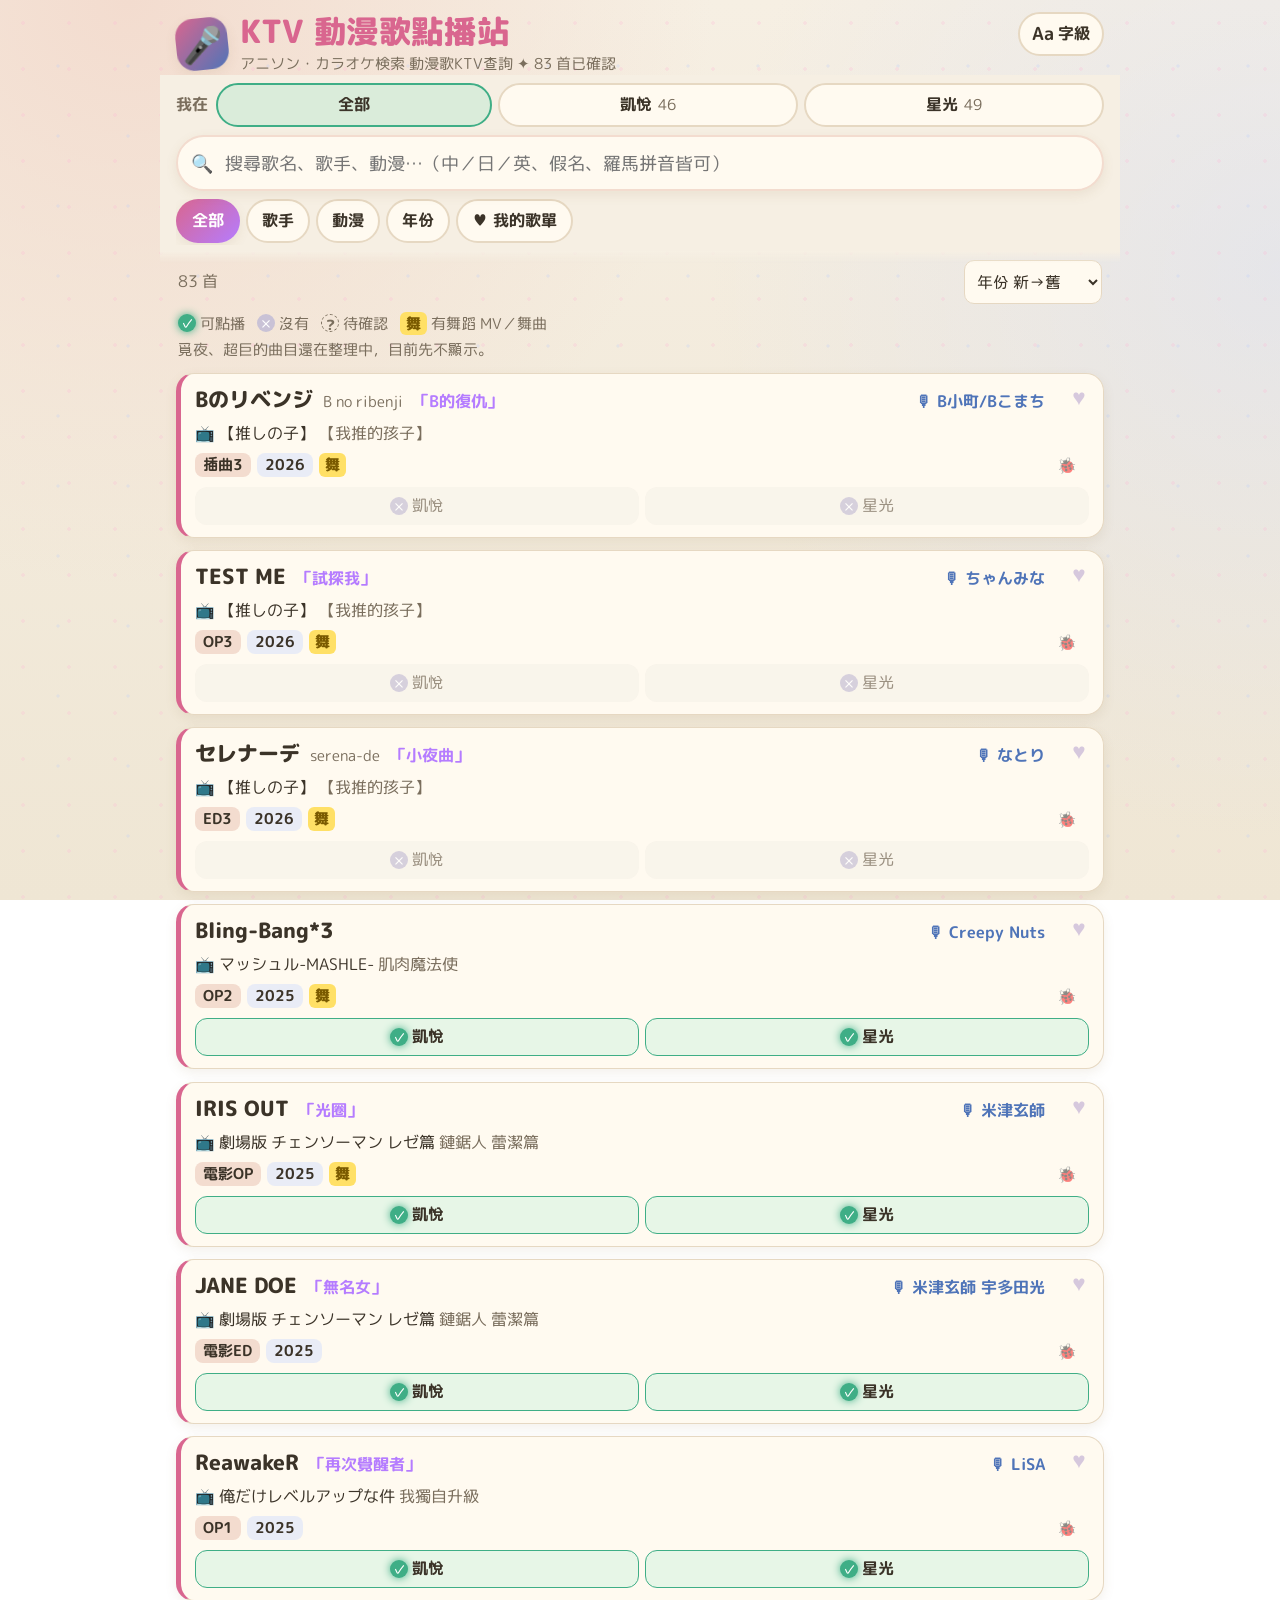
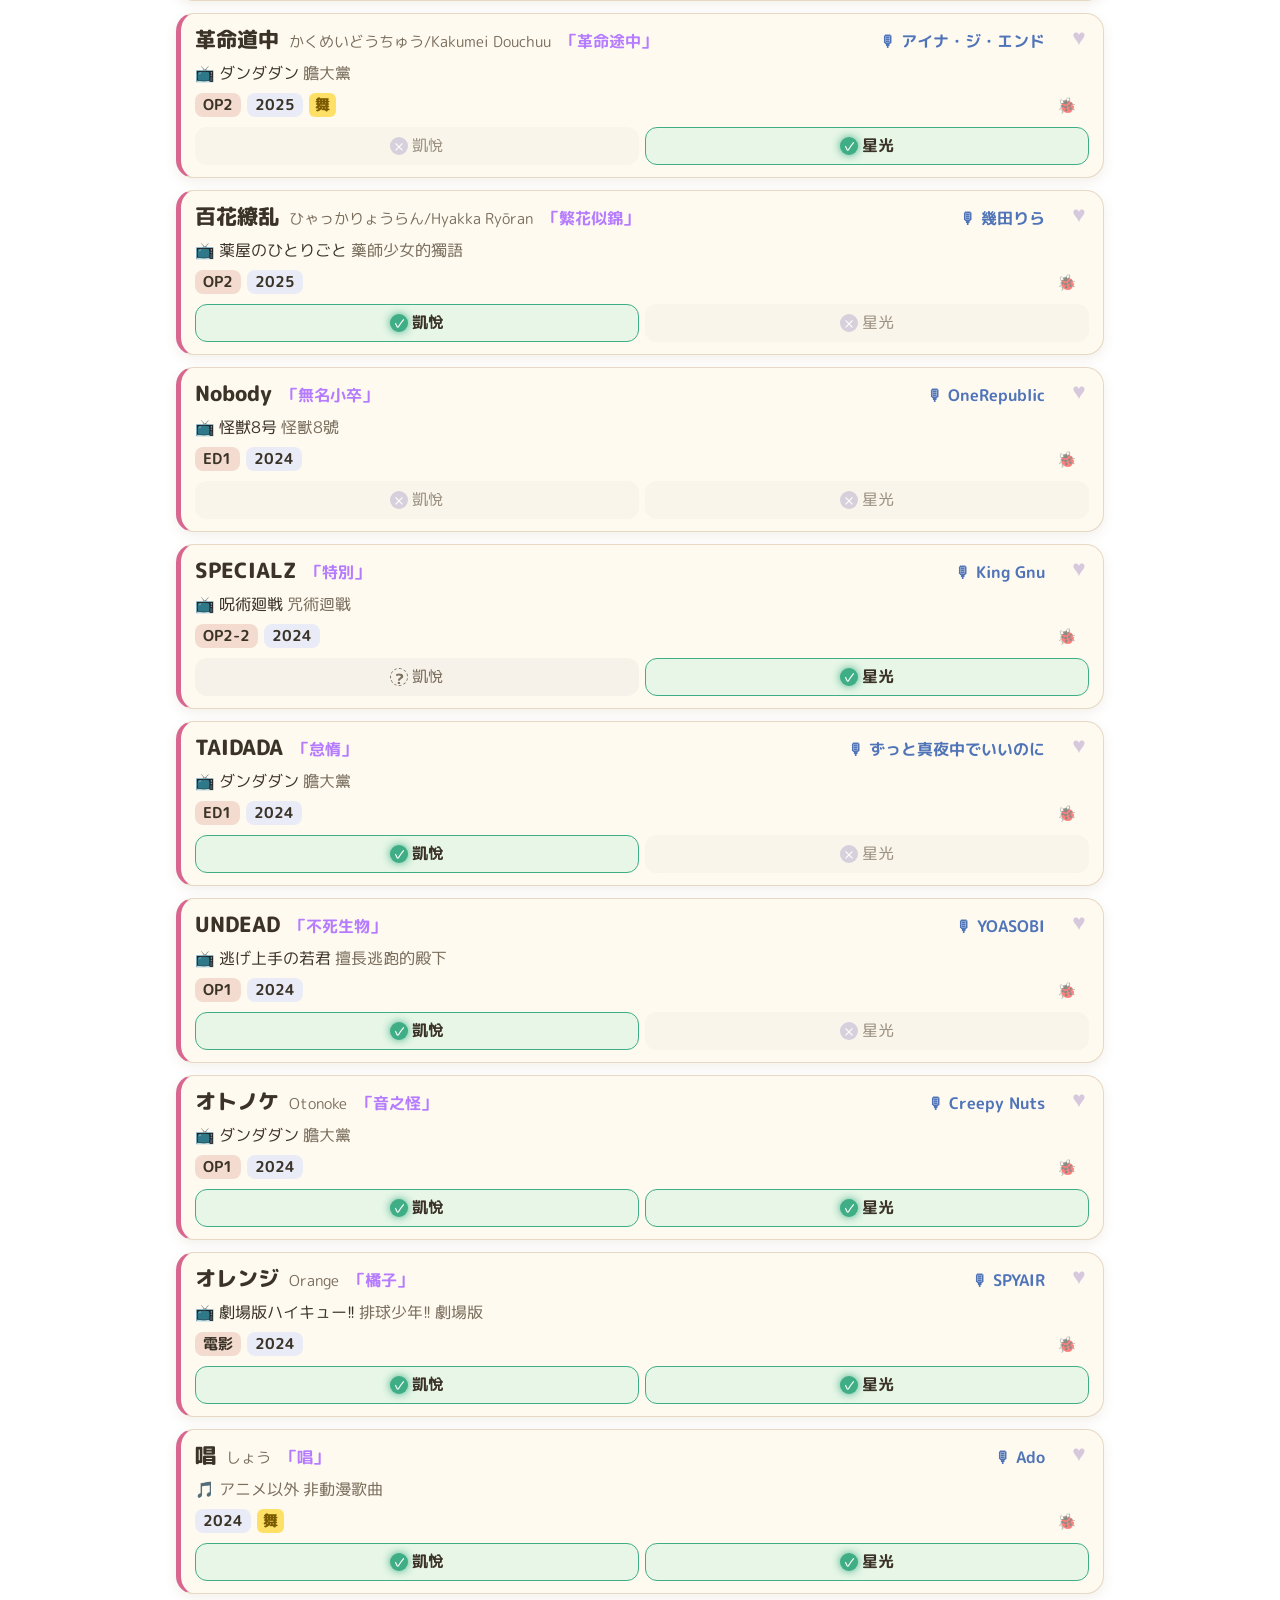
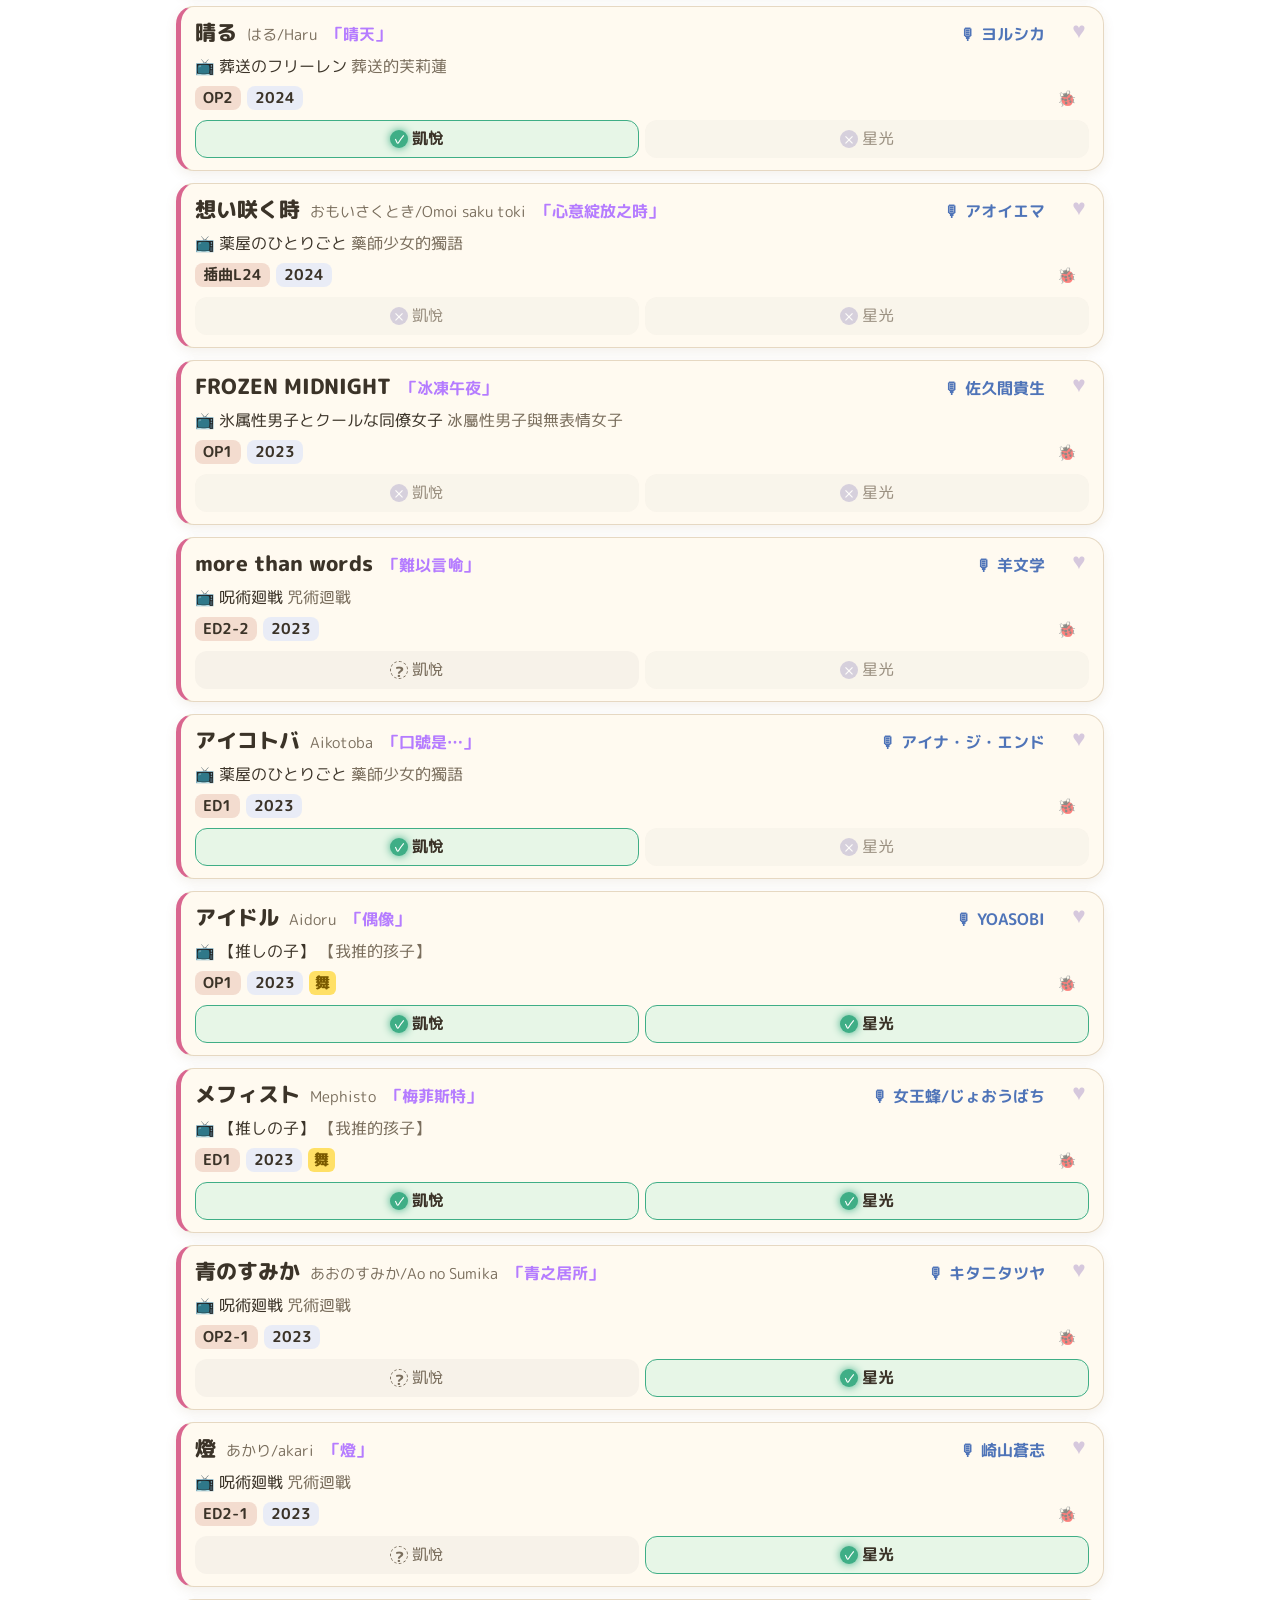
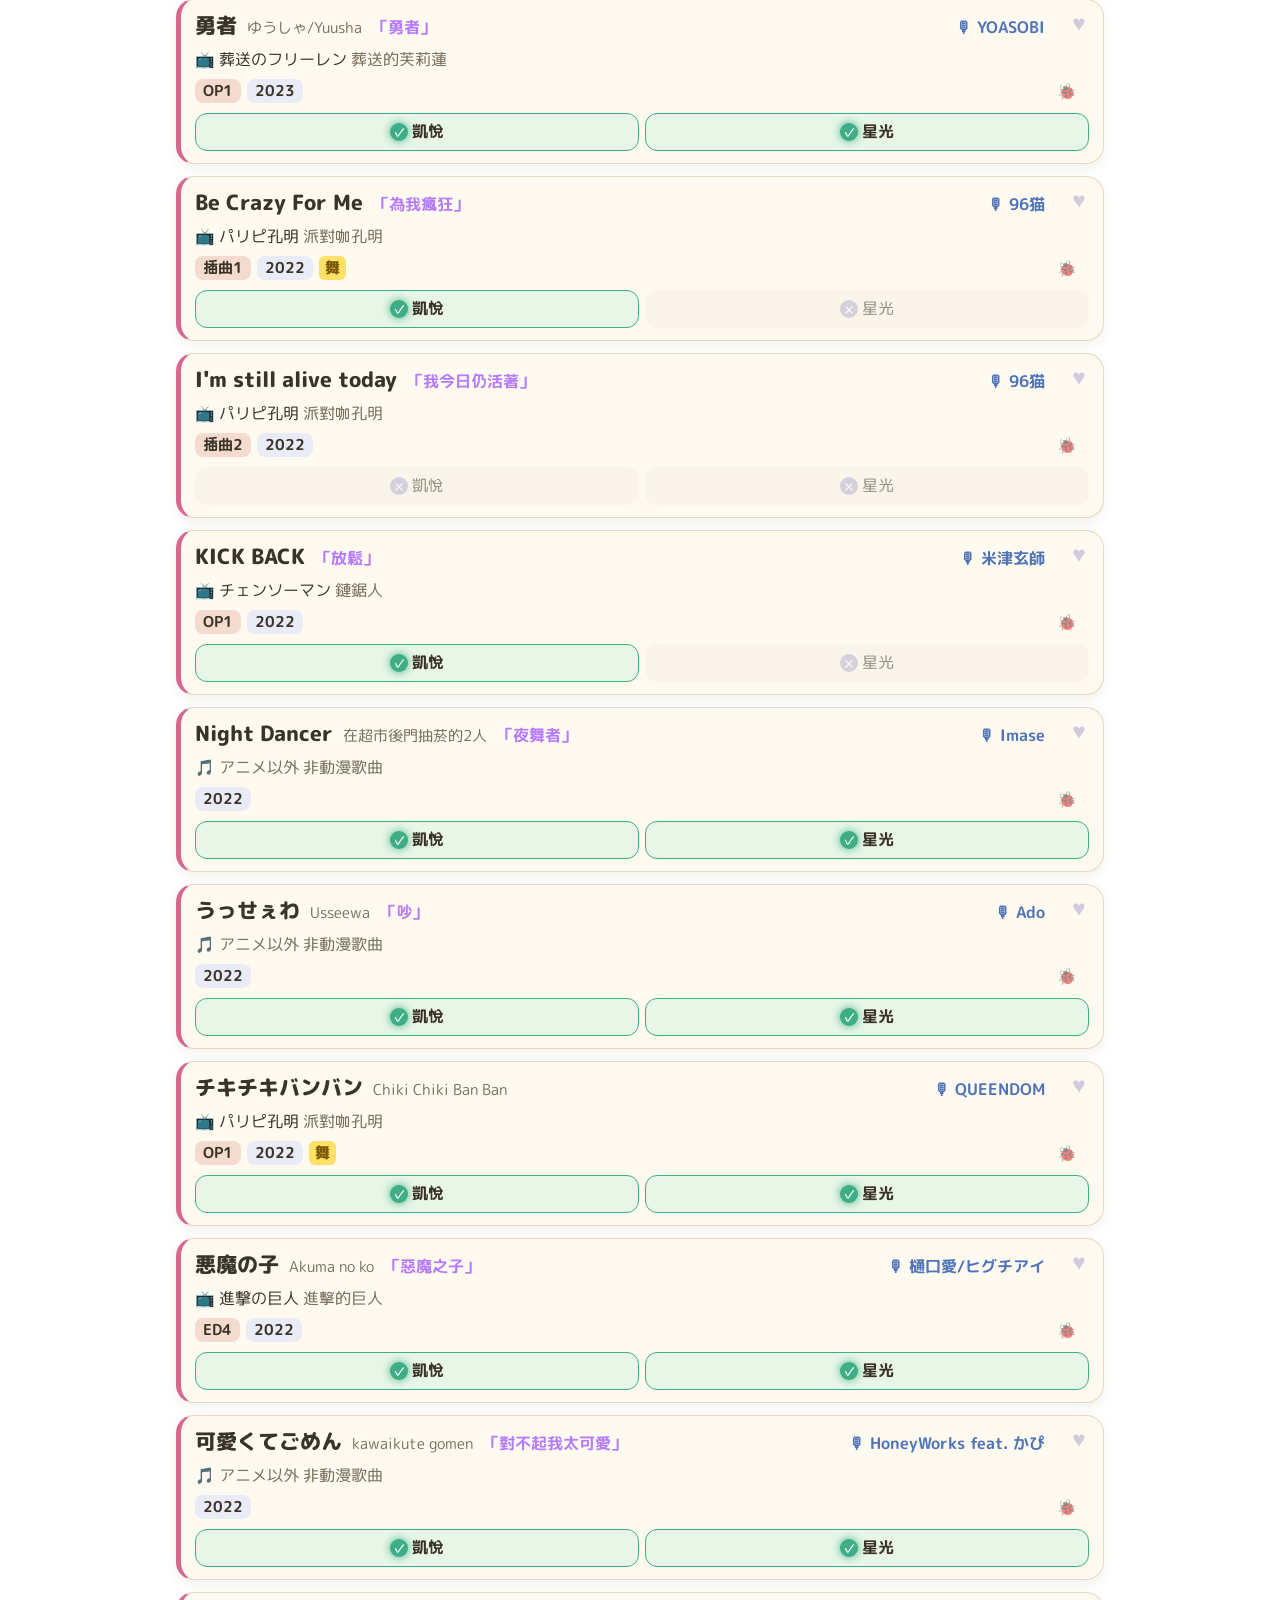
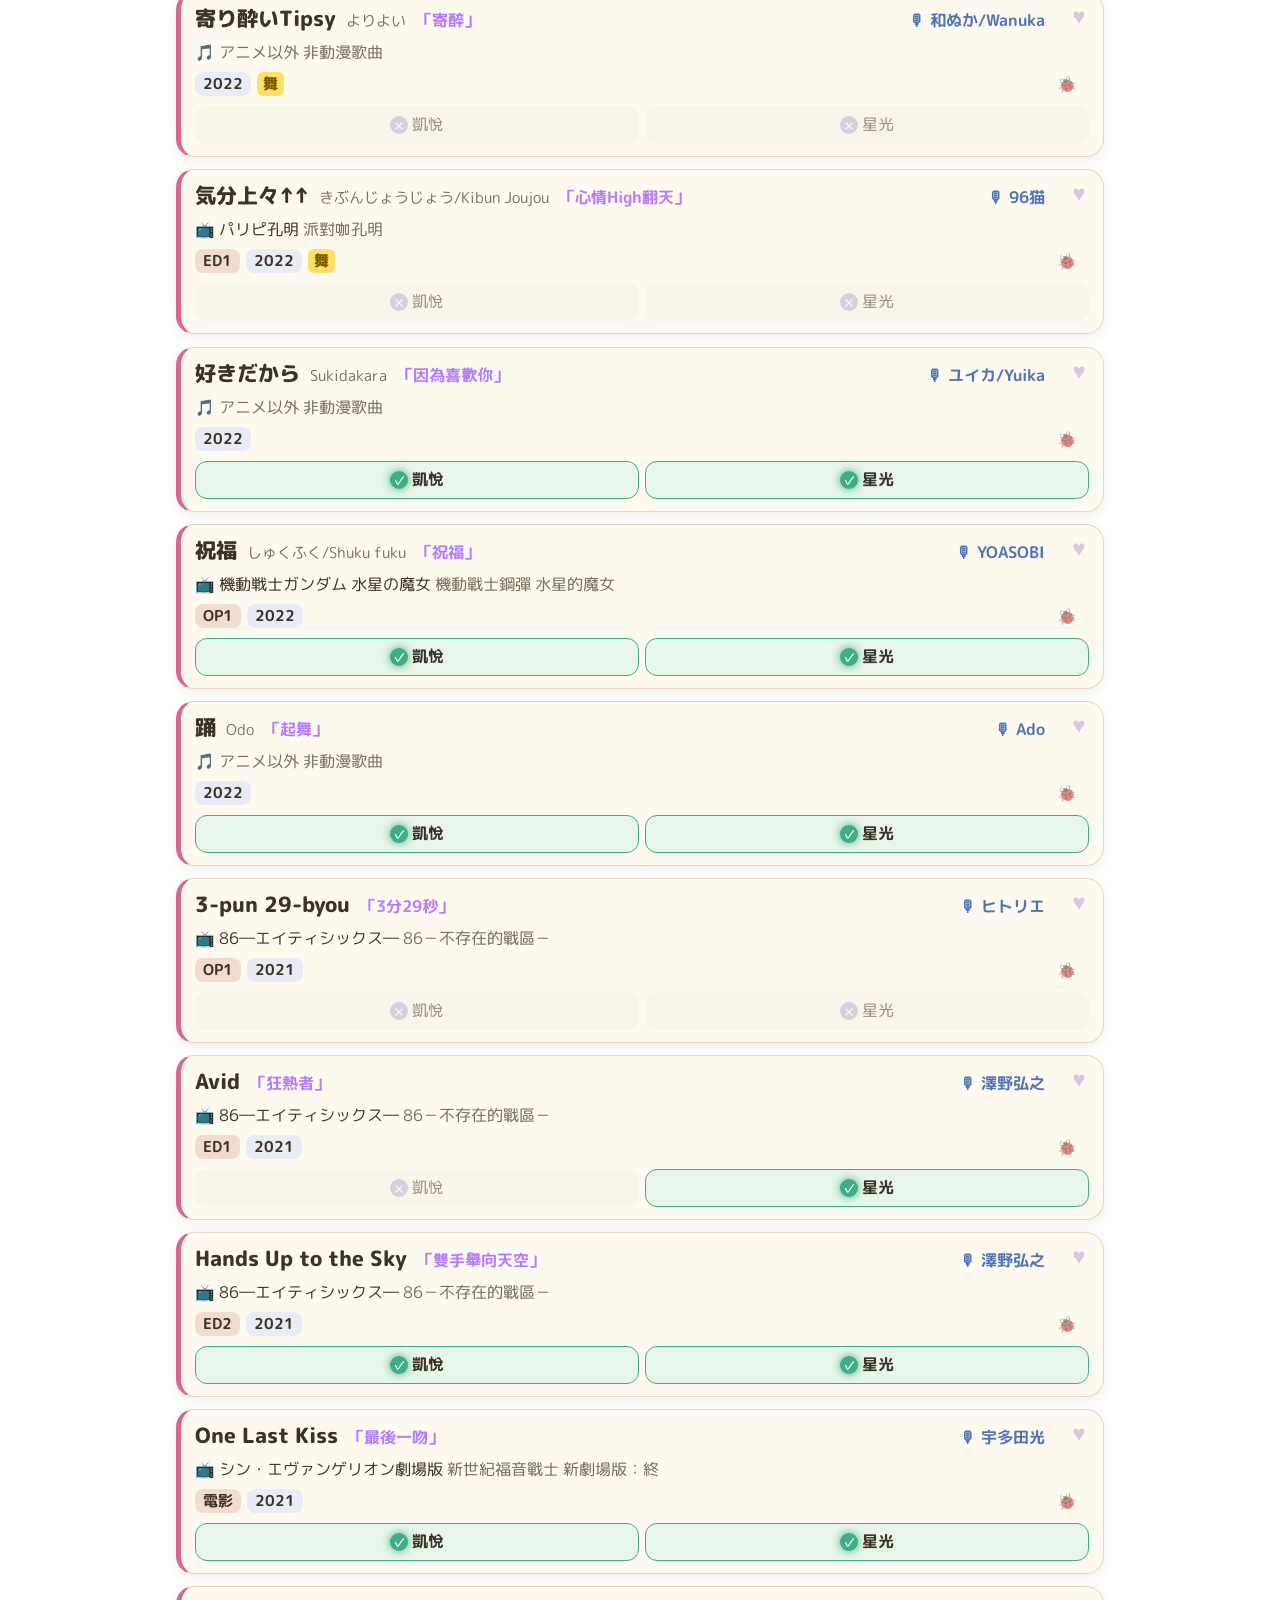
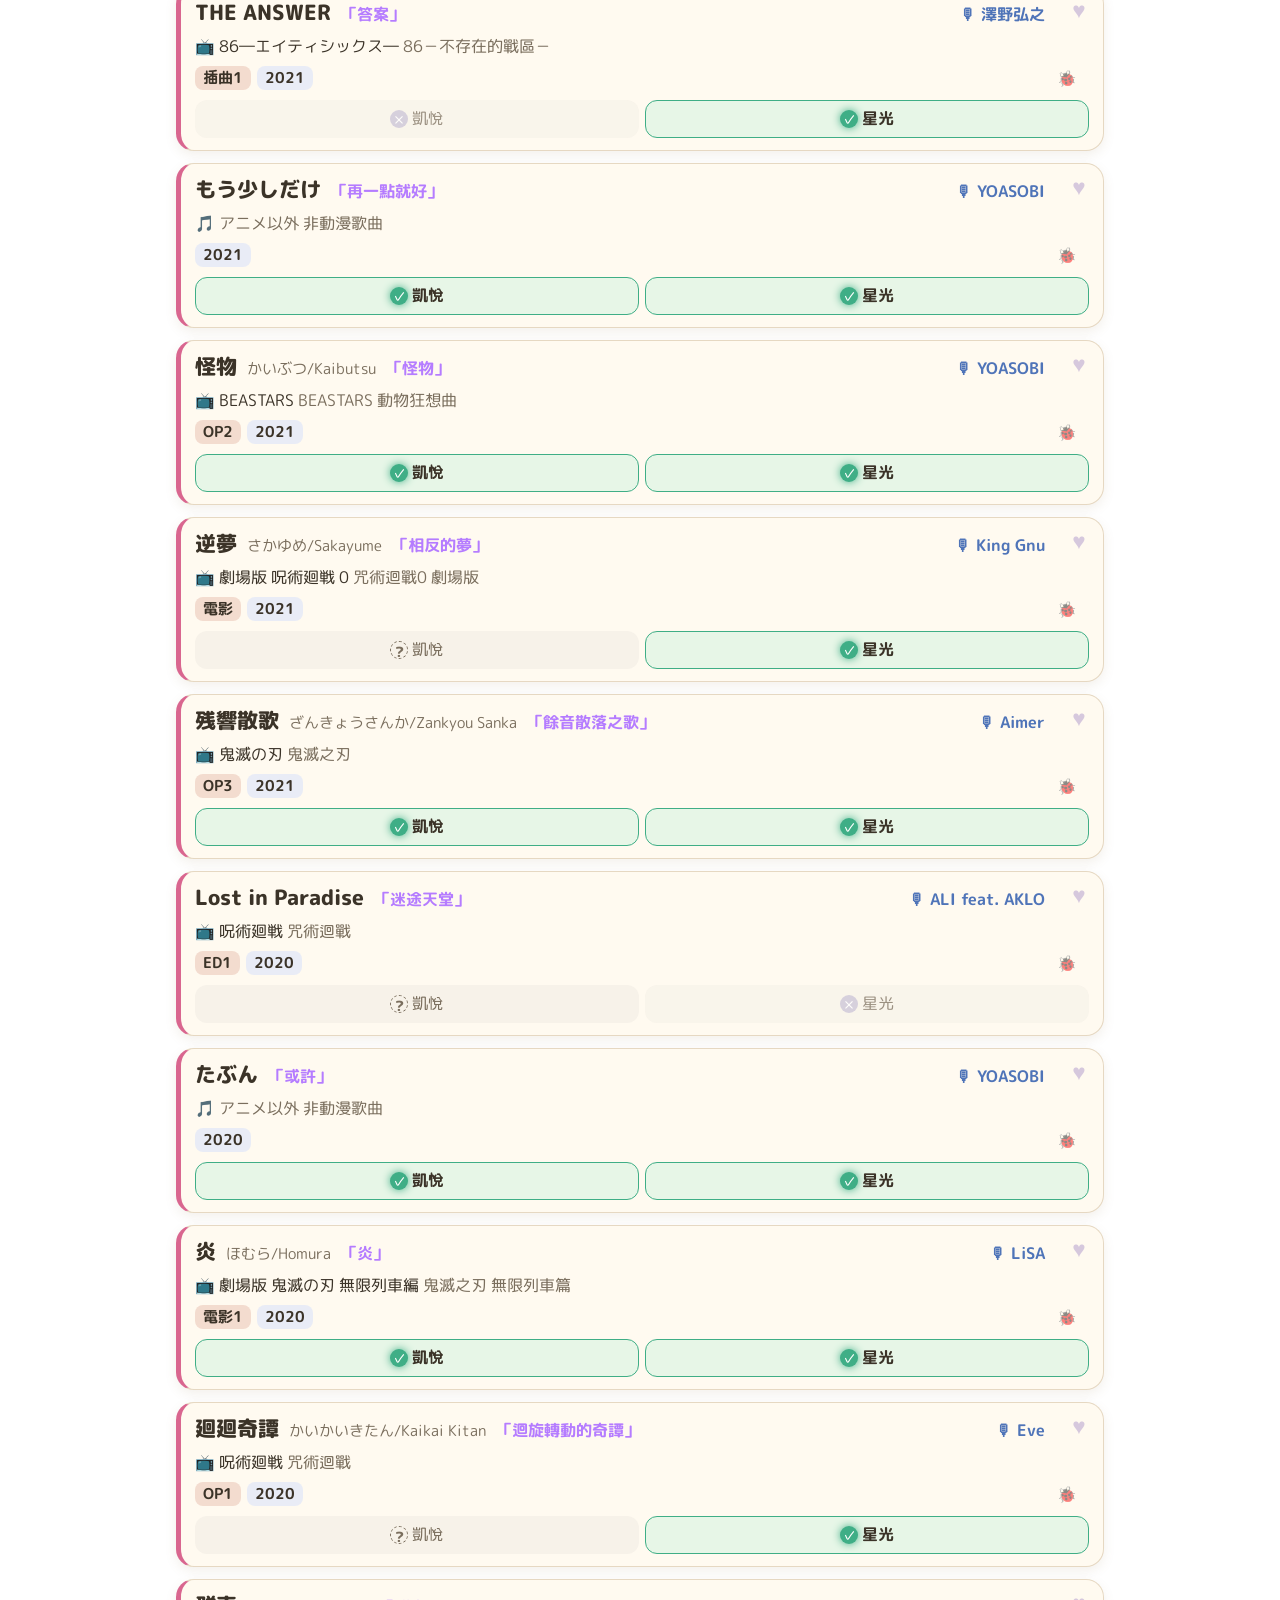
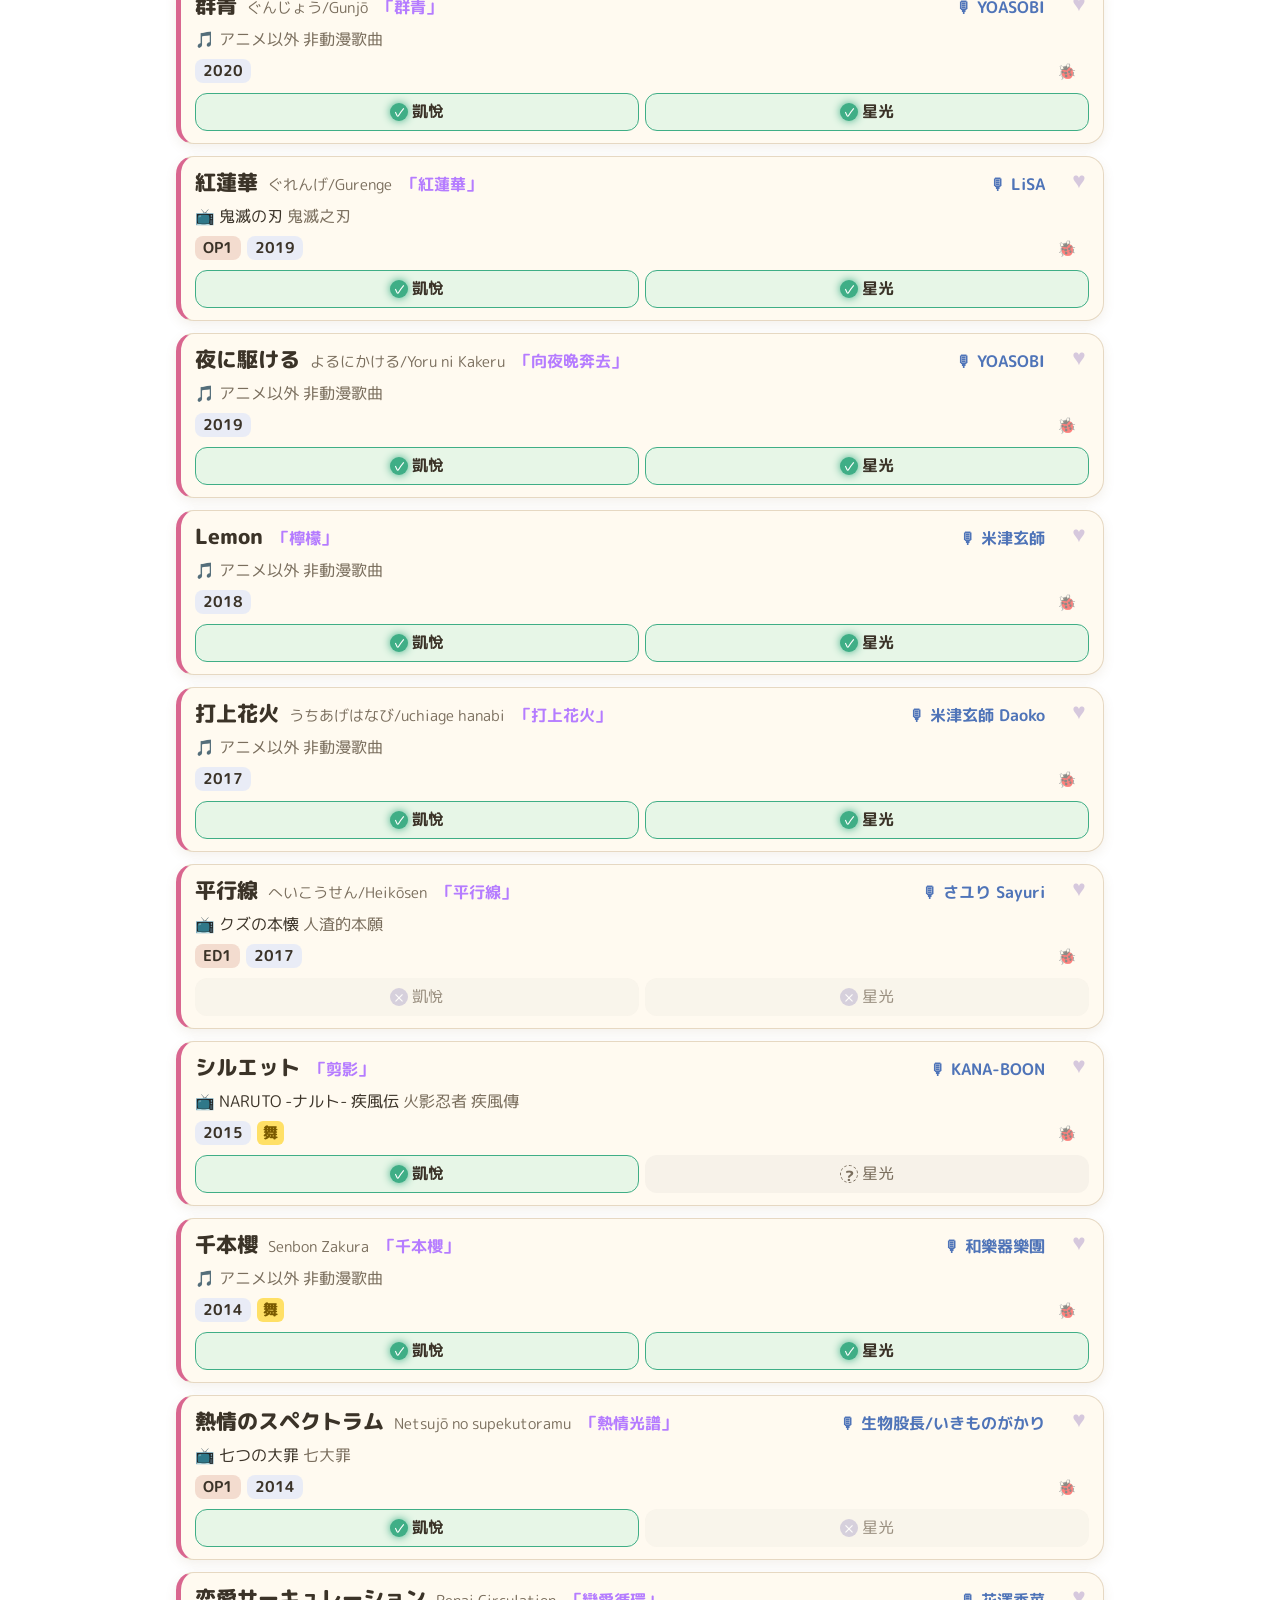
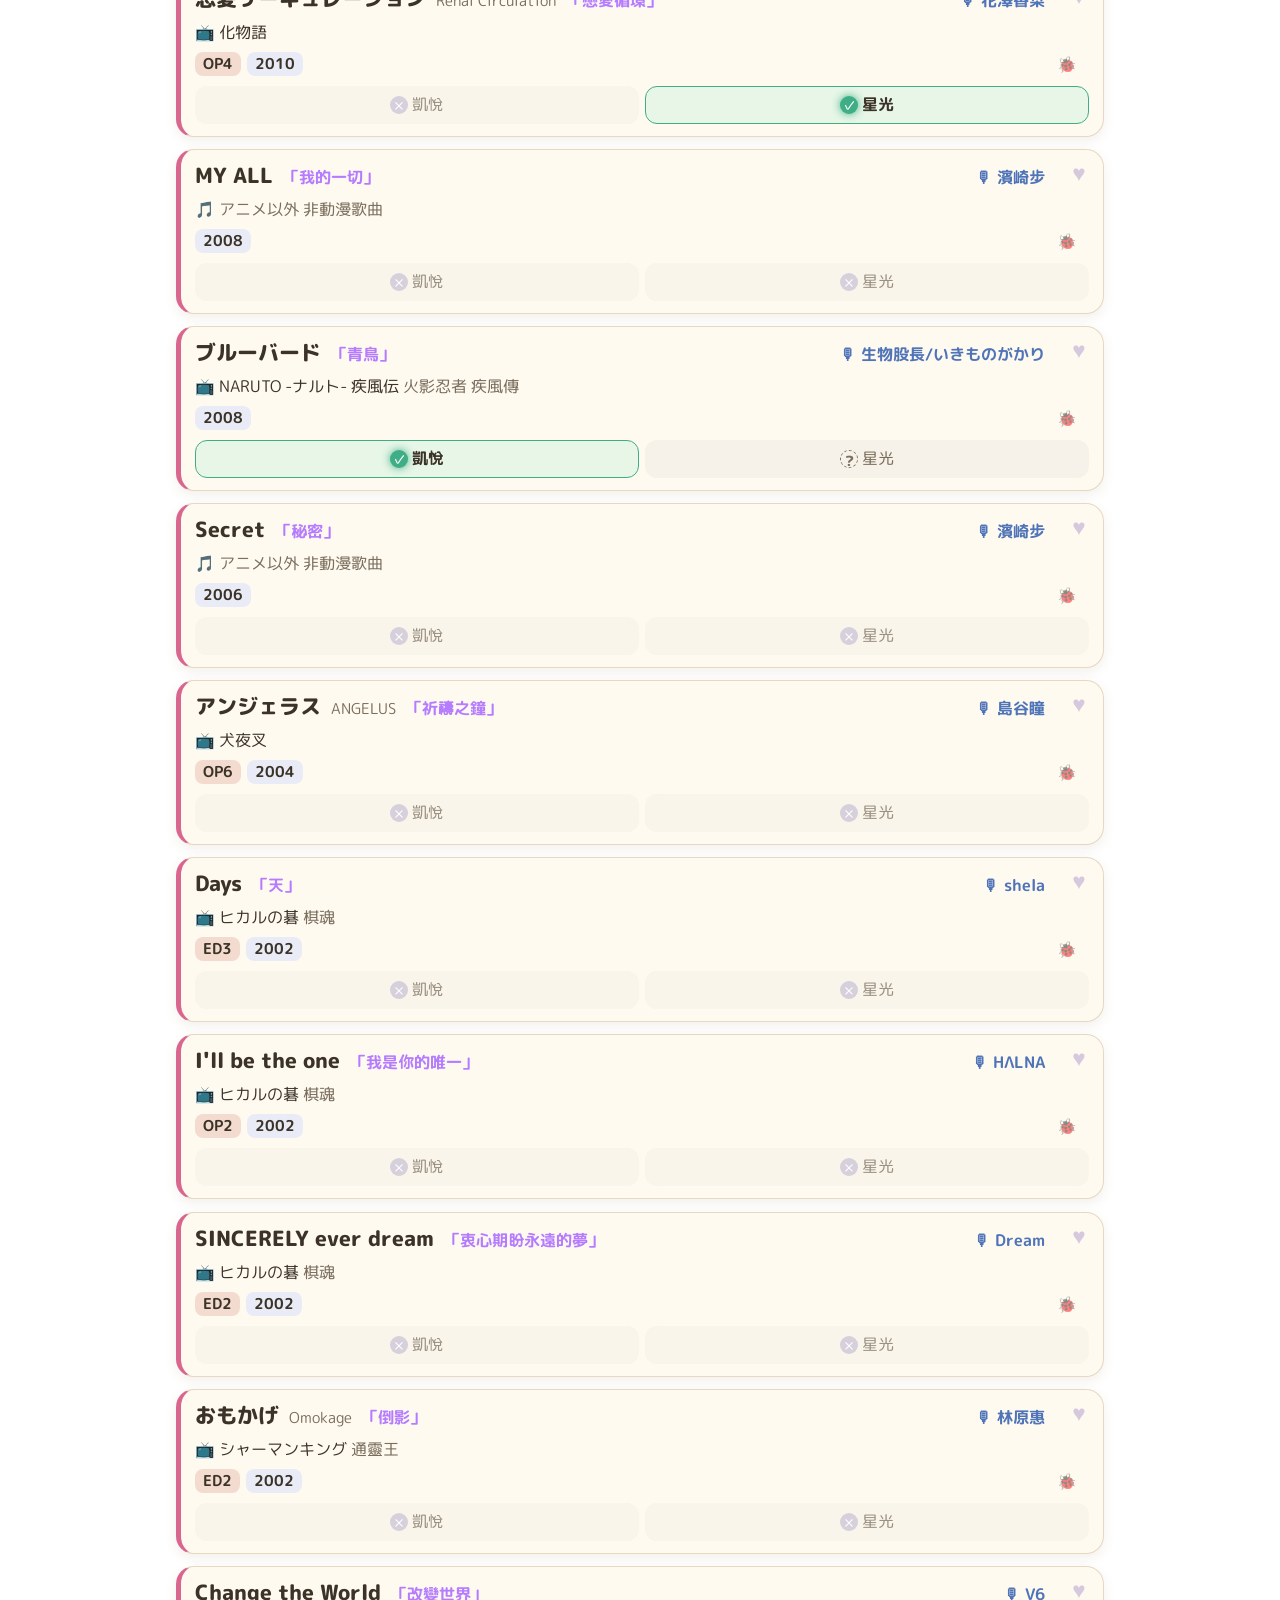
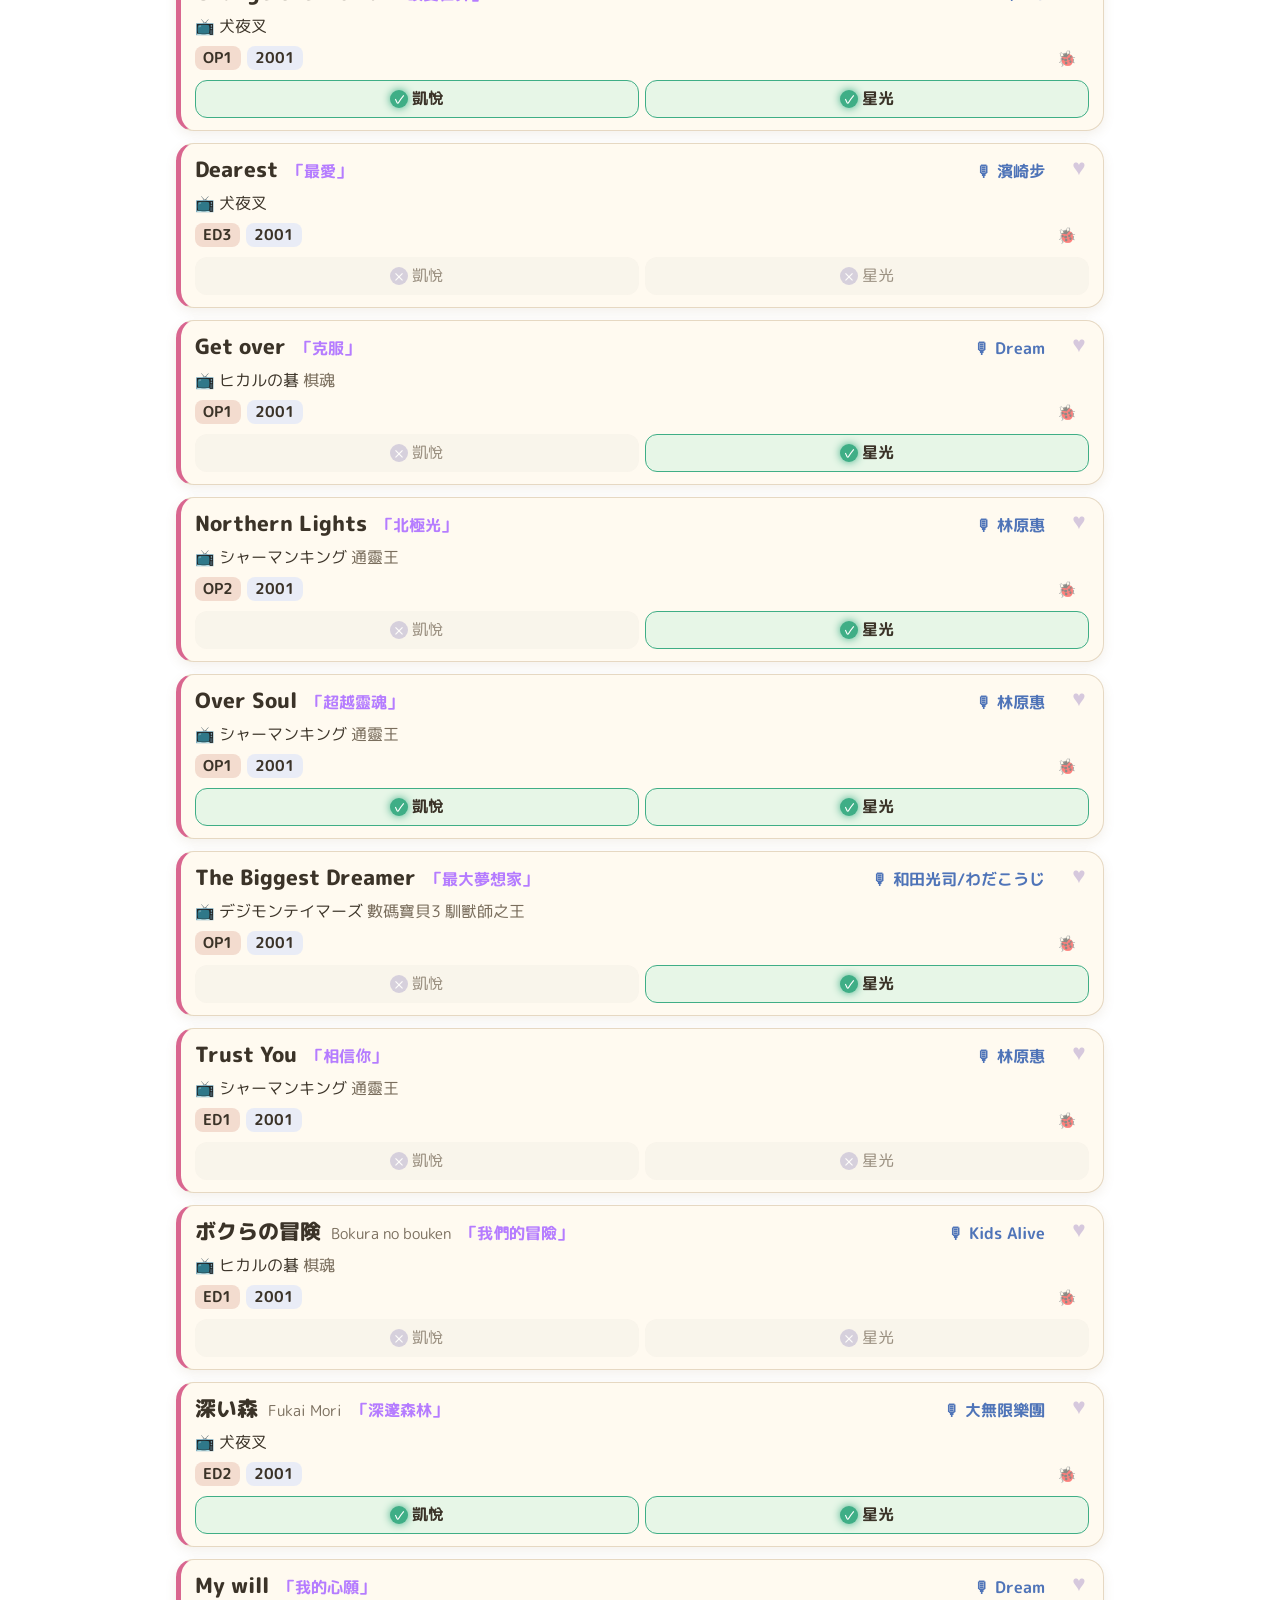
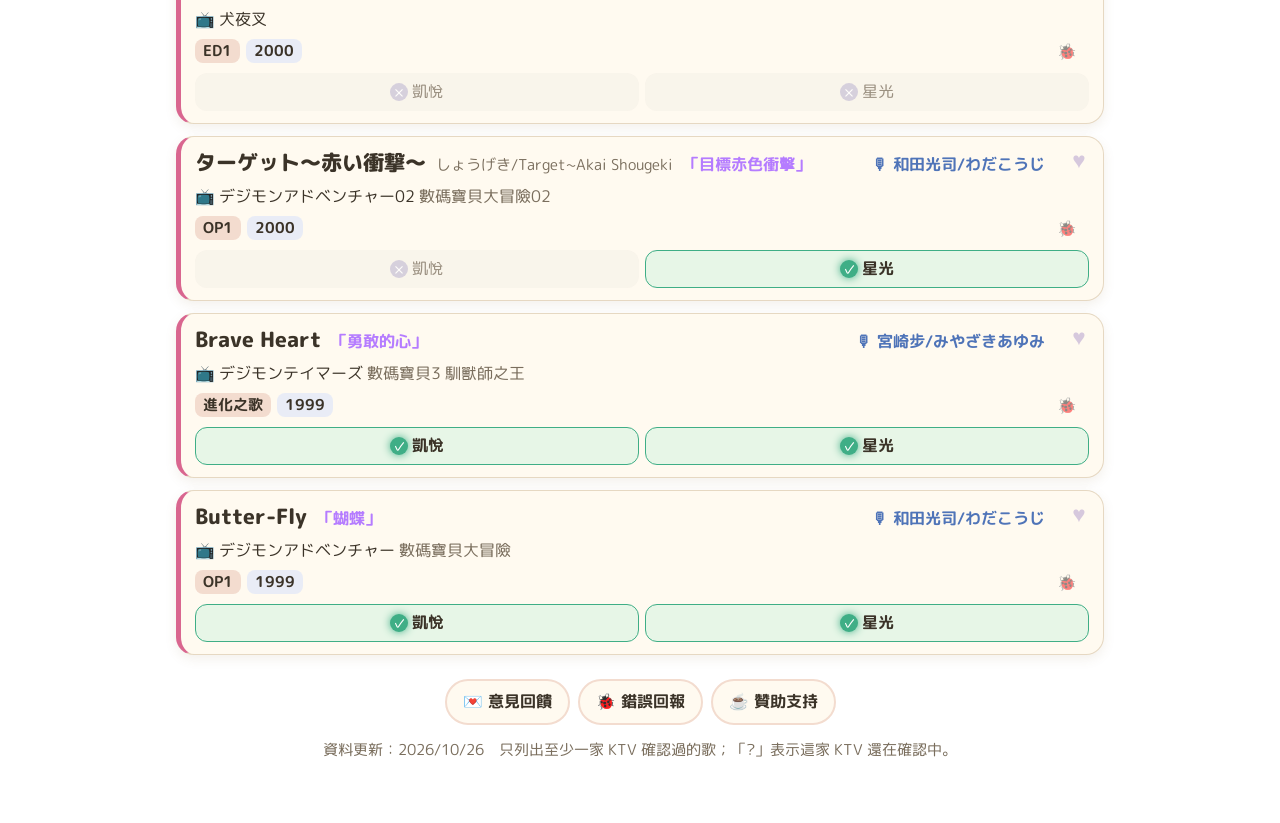
<file: index.html>
<!doctype html>
<html lang="zh-Hant-TW">
<head>
<meta charset="utf-8">
<meta name="viewport" content="width=device-width, initial-scale=1, viewport-fit=cover">
<title>KTV 動漫歌點播站</title>
<meta name="description" content="台灣 KTV 可點播的日文動漫歌曲查詢：歌名、歌手、動漫、年份、各家 KTV 一次查。">
<meta name="theme-color" content="#f6efe3">
<link rel="manifest" href="manifest.webmanifest">
<link rel="icon" href="assets/icon.svg" type="image/svg+xml">
<link rel="apple-touch-icon" href="assets/icon.svg">
<link rel="preconnect" href="https://fonts.googleapis.com">
<link rel="preconnect" href="https://fonts.gstatic.com" crossorigin>
<link href="https://fonts.googleapis.com/css2?family=Huninn&family=M+PLUS+Rounded+1c:wght@400;700;800&display=swap" rel="stylesheet">
<link rel="stylesheet" href="style.css">
</head>
<body>
<div class="sakura" aria-hidden="true"></div>

<header class="top">
  <div class="brand">
    <span class="logo" aria-hidden="true">🎤</span>
    <div>
      <h1>KTV 動漫歌點播站</h1>
      <p class="sub"><span lang="ja">アニソン・カラオケ検索</span> 動漫歌KTV查詢 ✦ <span id="count">…</span> 首已確認</p>
    </div>
    <button class="prefsbtn" data-prefs aria-expanded="false" aria-controls="prefs" aria-label="字級與主題設定"><b>Aa</b>字級</button>
  </div>
  <div class="prefs" id="prefs" role="group" aria-label="顯示設定" hidden>
    <div class="prow"><span class="plabel">字級</span>
      <span class="fs"><button data-fs="-1" aria-label="字變小">A－</button><b id="fsval">標準</b><button data-fs="1" aria-label="字變大">A＋</button></span></div>
    <div class="prow"><span class="plabel">主題</span>
      <span class="seg th"><button data-theme-set="eye">🌿 護眼</button><button data-theme-set="light">☀️ 明亮</button><button data-theme-set="dark">🌙 夜間</button></span></div>
  </div>
</header>

<div class="bar">
  <div id="where" class="where" role="group" aria-label="我在哪家 KTV" hidden></div>
  <div class="searchbox">
    <span class="mag" aria-hidden="true">🔍</span>
    <input id="q" type="search" aria-label="搜尋歌名、歌手、動漫" enterkeyhint="search" placeholder="搜尋歌名、歌手、動漫…（中／日／英、假名、羅馬拼音皆可）" autocomplete="off">
  </div>
  <nav class="tabs" aria-label="分類">
    <button data-tab="all" class="on">全部</button>
    <button data-tab="artist">歌手</button>
    <button data-tab="anime">動漫</button>
    <button data-tab="year">年份</button>
    <button data-tab="fav">♥ 我的歌單</button>
  </nav>
</div>

<main>
  <section id="facet" class="facet"></section>
  <div id="filterbar" class="filterbar"></div>
  <div id="legend" class="legend" hidden>
    <span><span class="lamp on" aria-hidden="true">✓</span>可點播</span>
    <span><span class="lamp off" aria-hidden="true">✕</span>沒有</span>
    <span><span class="lamp unk" aria-hidden="true">?</span>待確認</span>
    <span><span class="badge dance">舞</span>有舞蹈 MV／舞曲</span>
    <span id="pendingnote" class="pendingnote"></span>
  </div>
  <ul id="list" class="list"></ul>
  <p id="empty" class="empty" hidden>找不到符合的歌曲 (´・ω・`)<br>試試其他關鍵字，或<a href="#" data-open="feedback">告訴我們想新增的歌</a></p>
</main>

<footer class="foot">
  <div class="actions">
    <button data-open="feedback">💌 意見回饋</button>
    <button data-open="report">🐞 錯誤回報</button>
    <button data-open="donate">☕ 贊助支持</button>
  </div>
  <p class="upd">資料更新：<span id="updated"></span>　只列出至少一家 KTV 確認過的歌；「?」表示這家 KTV 還在確認中。</p>
</footer>

<dialog id="dlg" aria-labelledby="dlgtitle"><form method="dialog" class="dlg"><div id="dlgbody"></div><button class="close" value="x" aria-label="關閉">✕</button></form></dialog>
<div id="toast" class="toast" role="status"></div>
<p id="status" class="sr" role="status"></p>

<script src="config.js"></script>
<script src="app.js"></script>
</body>
</html>
</file>
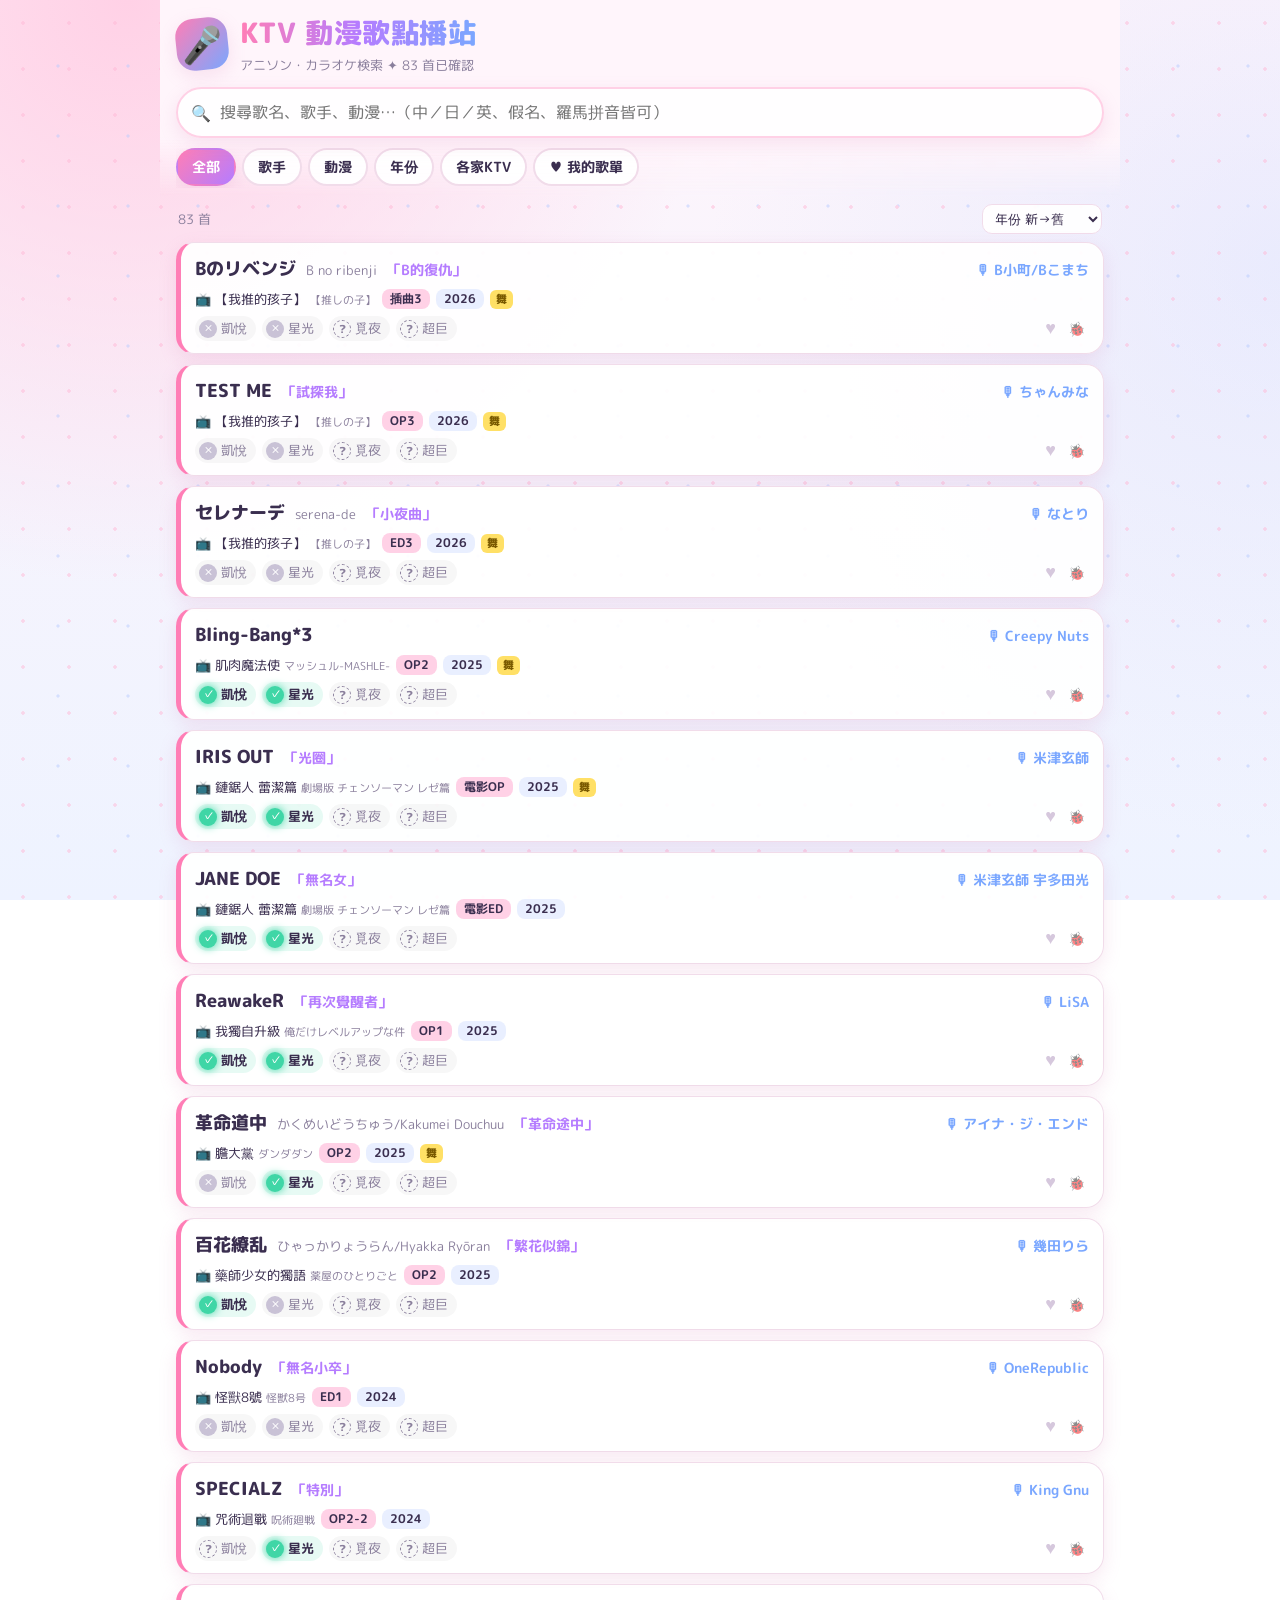
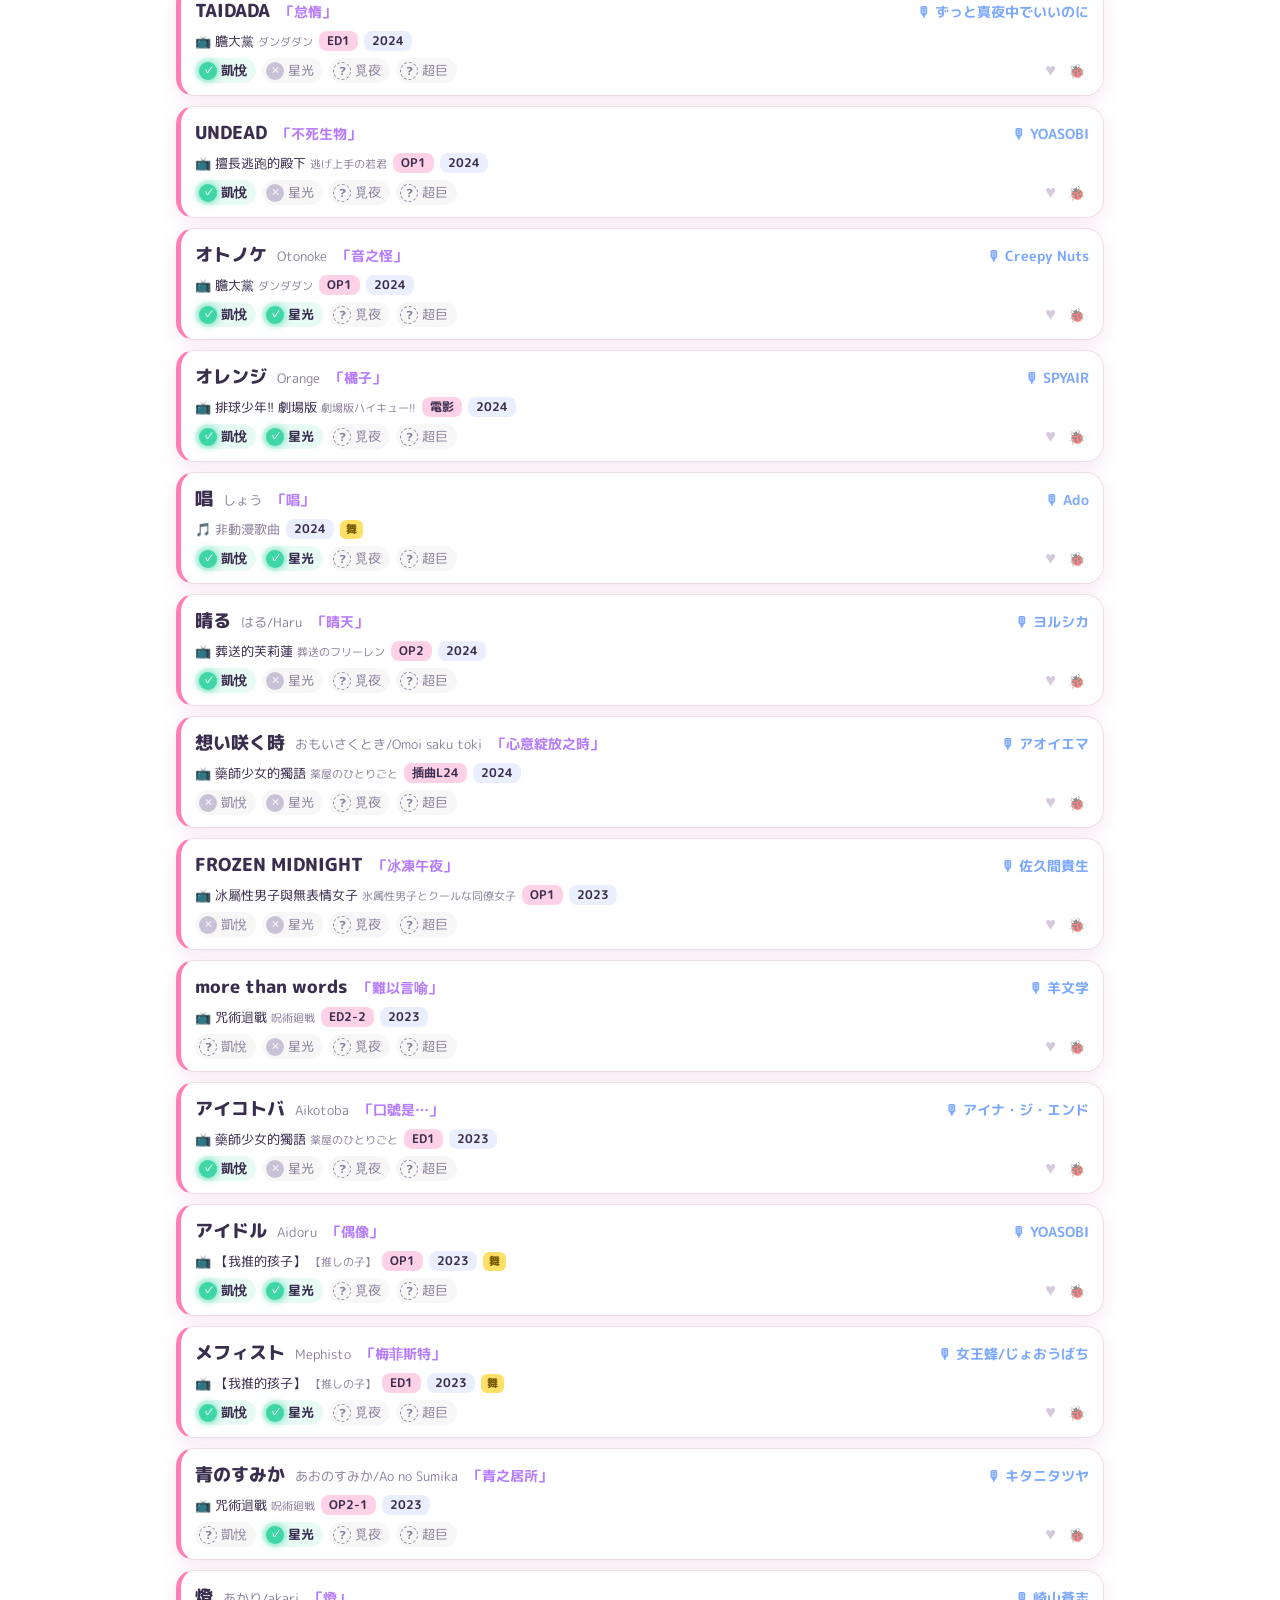
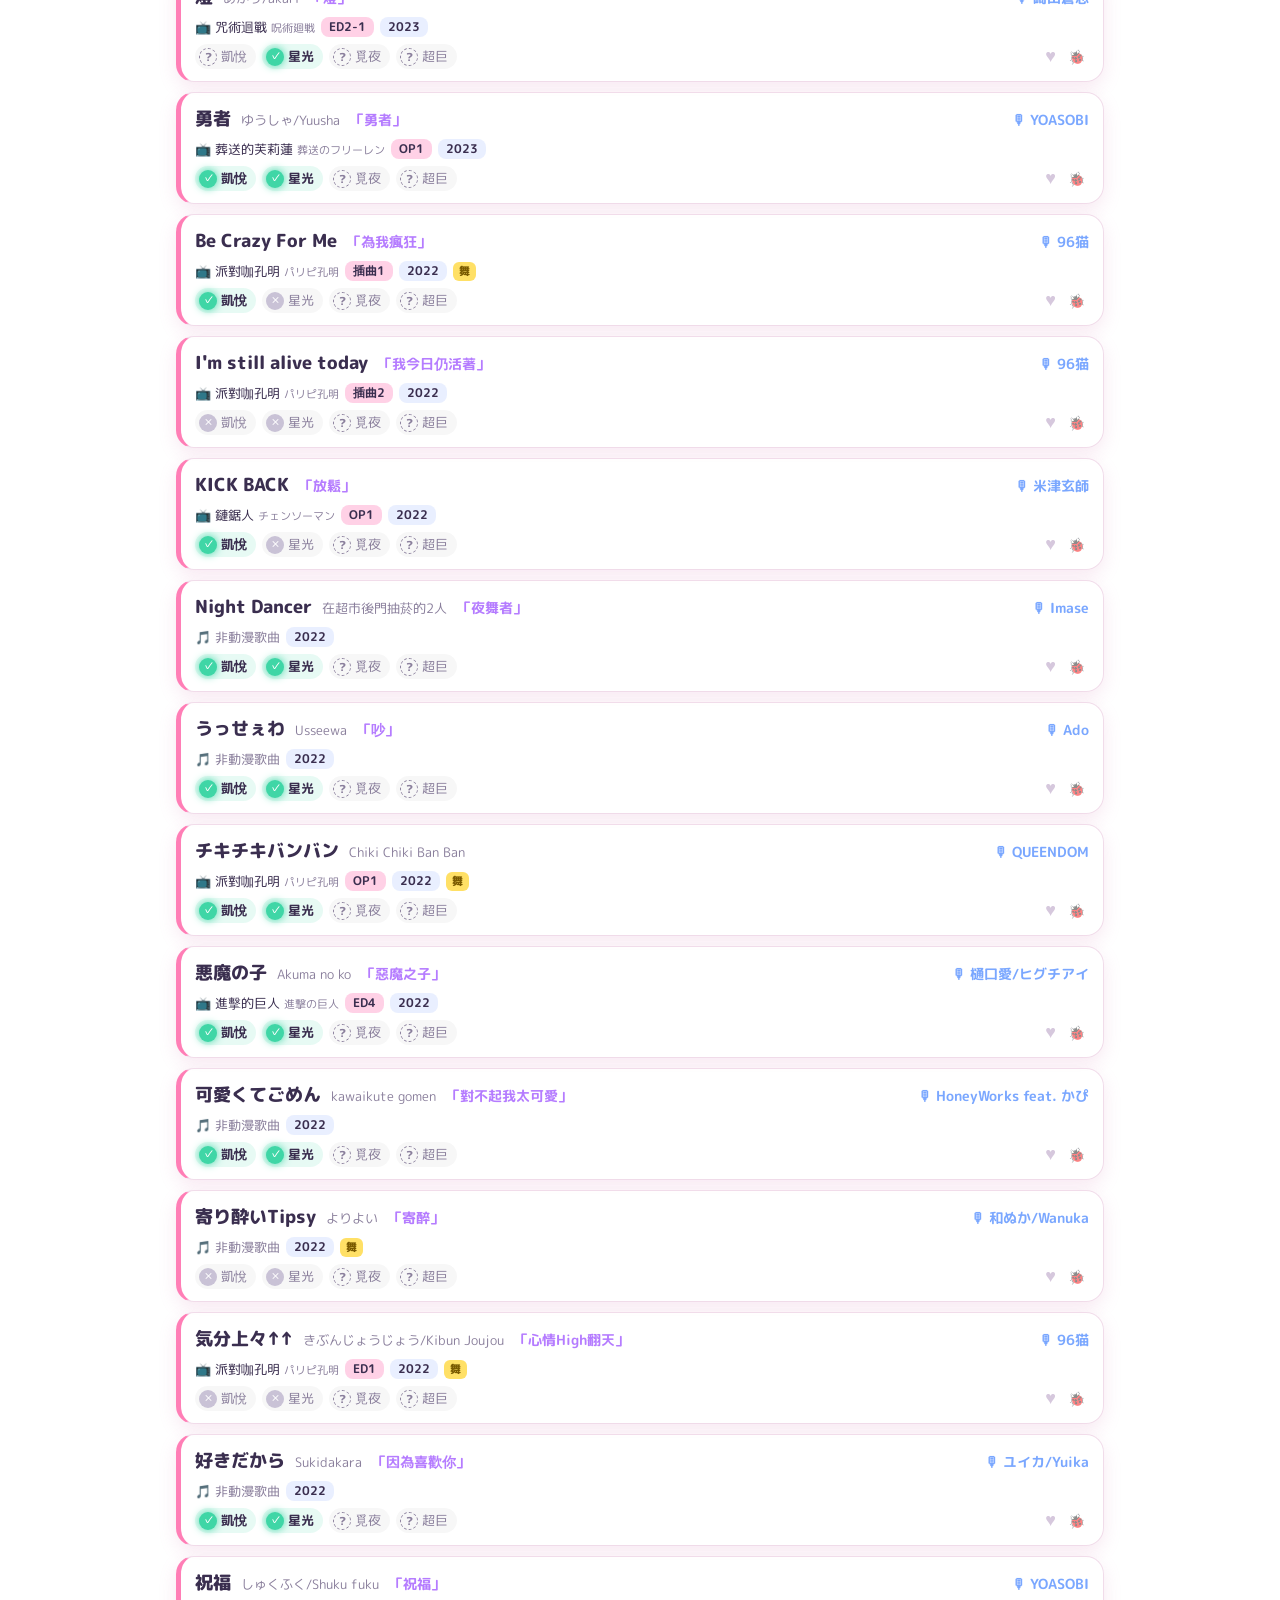
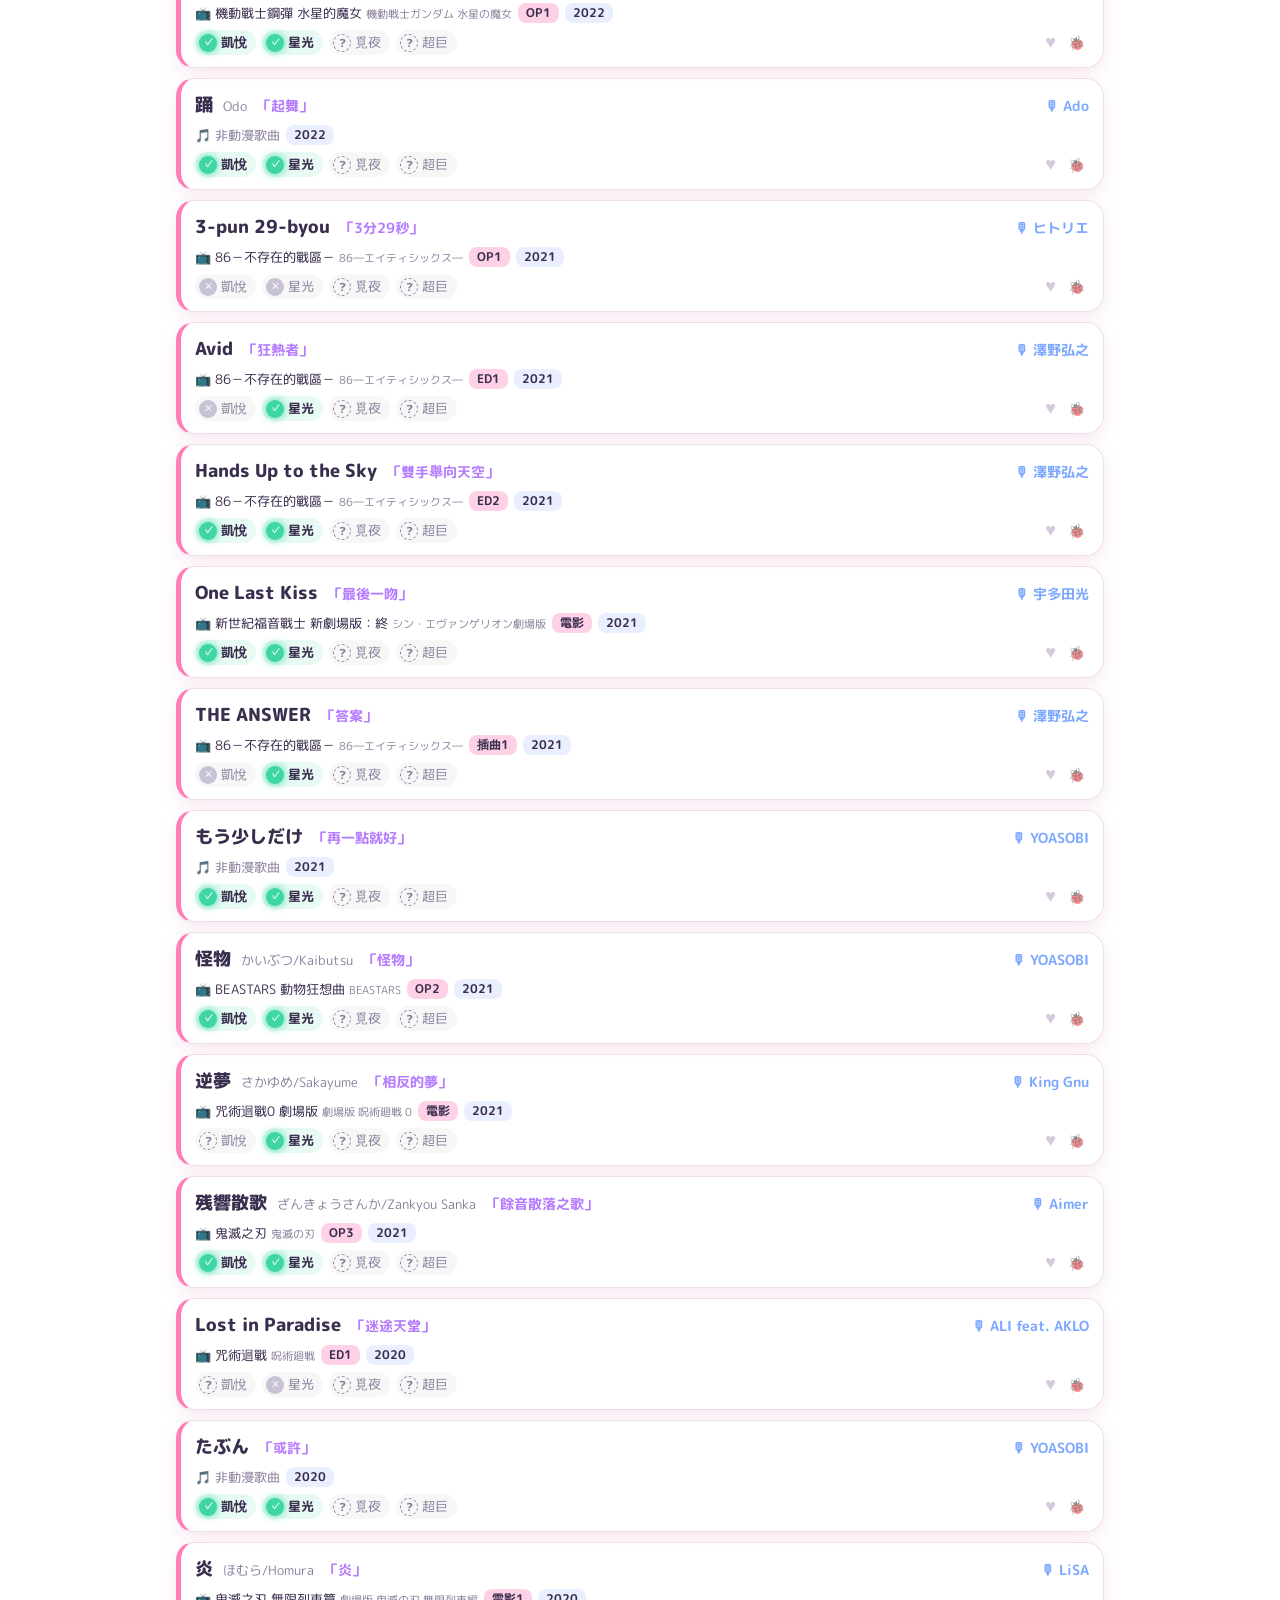
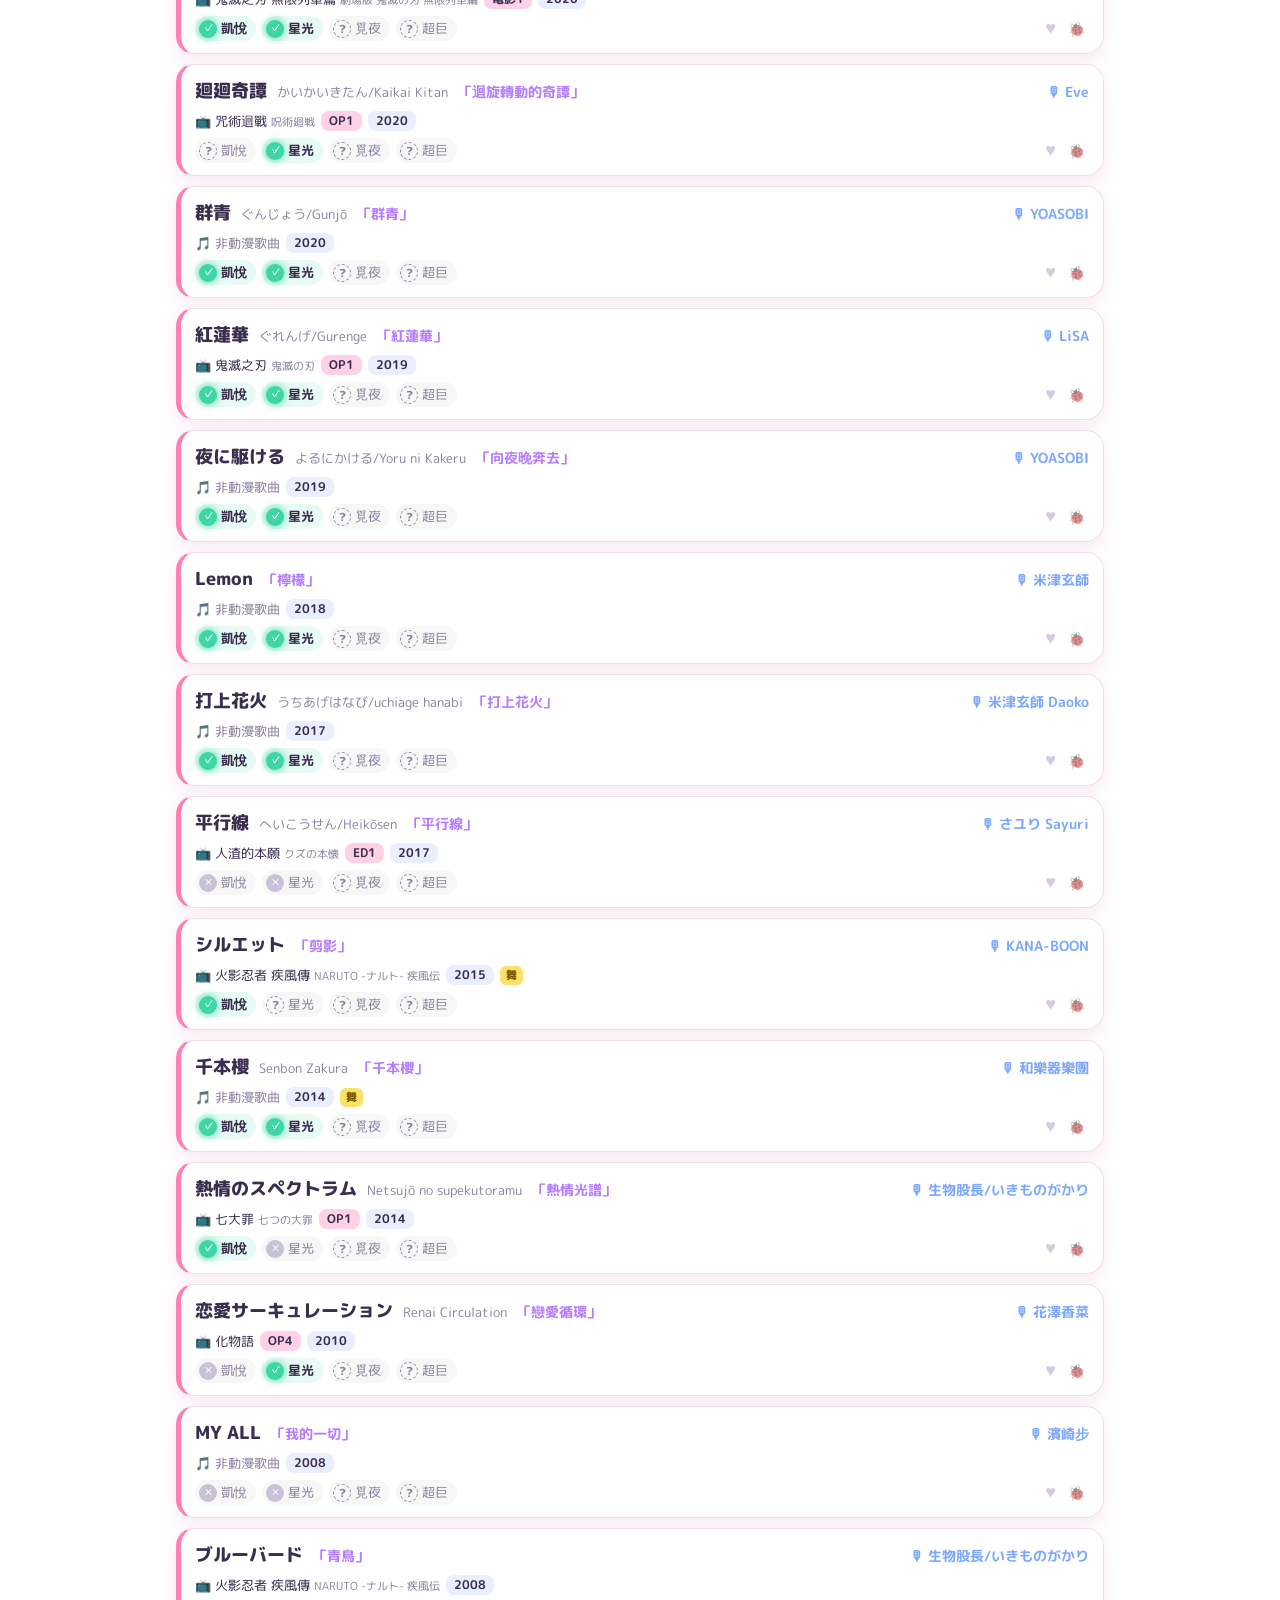
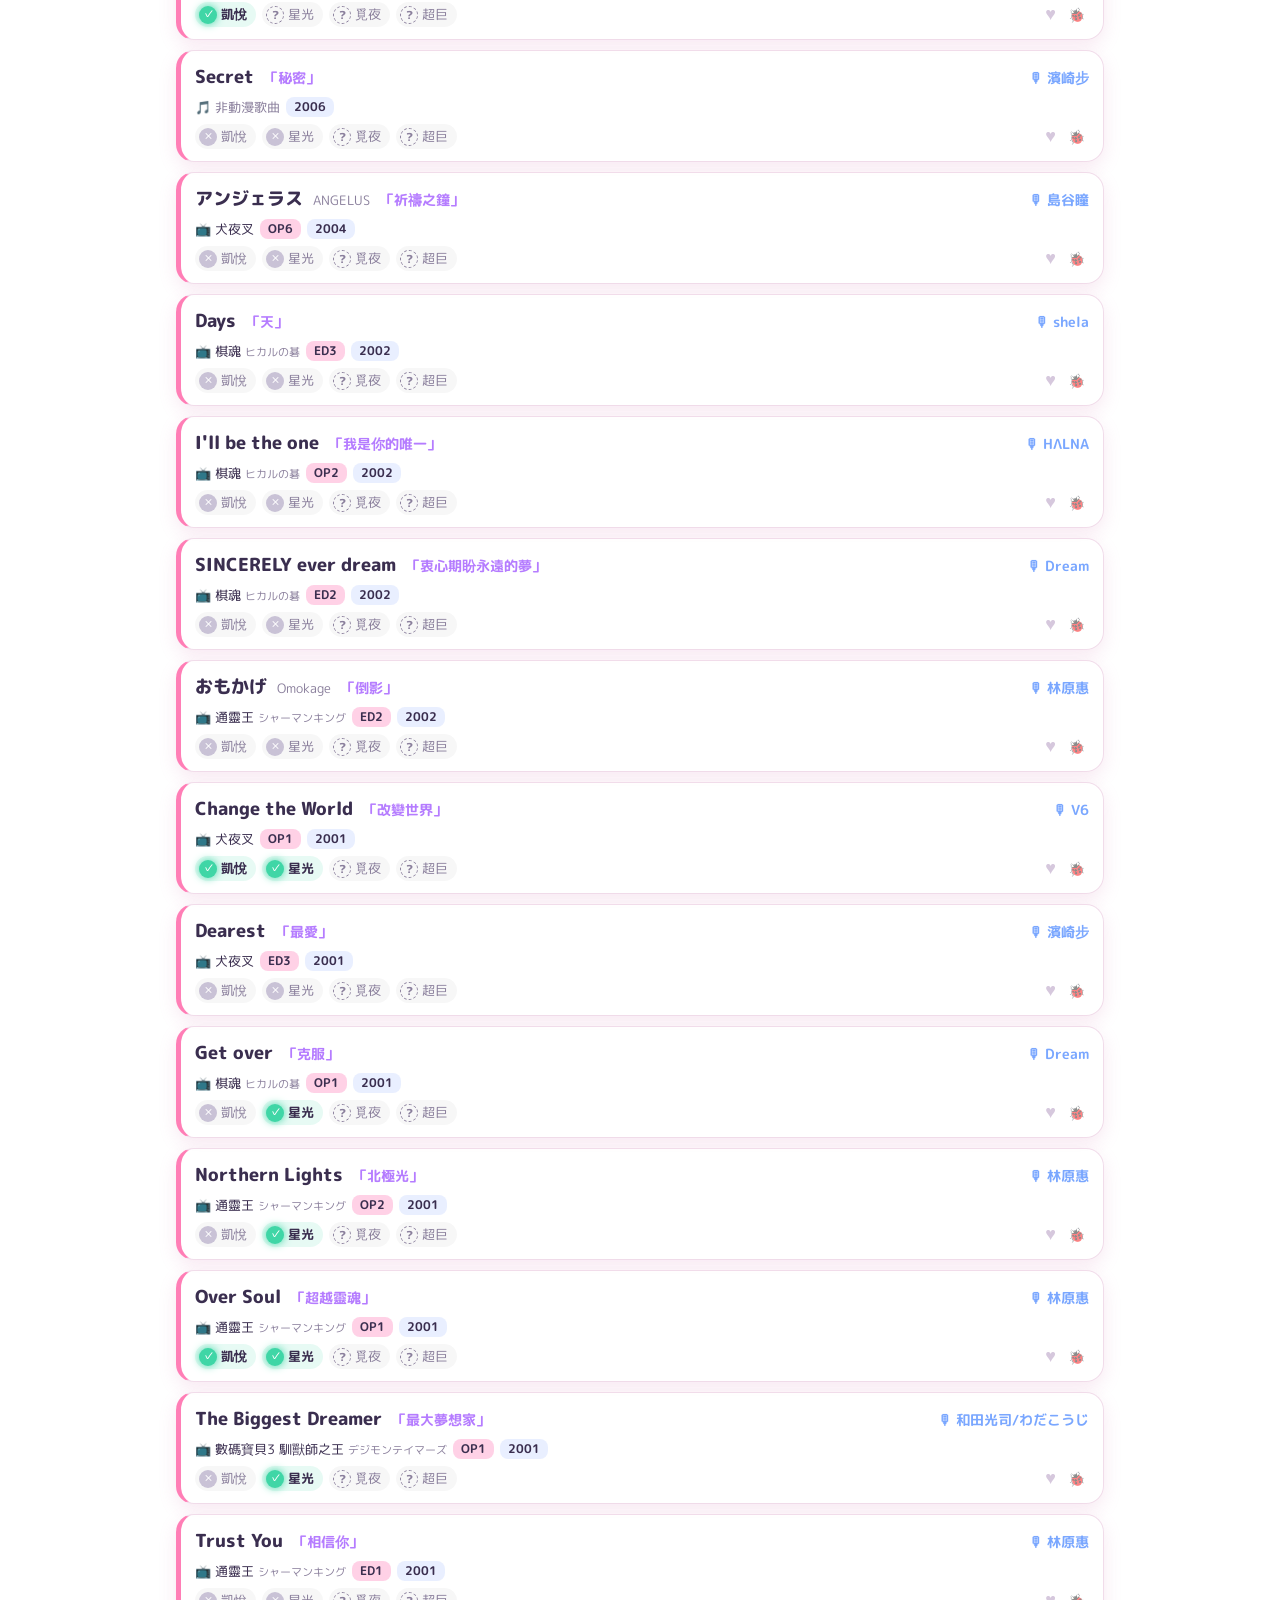
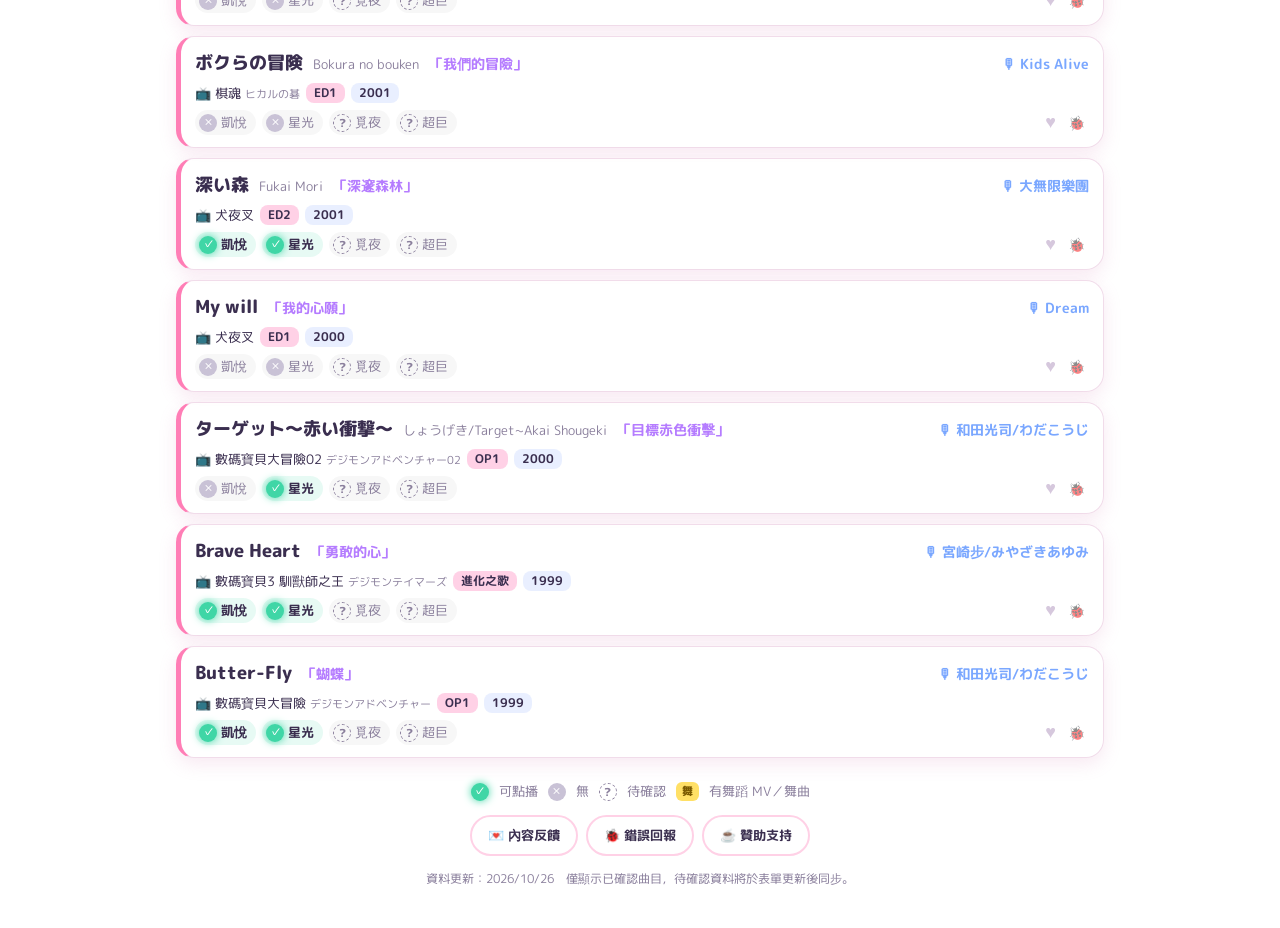
<file: ktv-anime-songs/index.html>
<!doctype html>
<html lang="zh-Hant-TW">
<head>
<meta charset="utf-8">
<meta name="viewport" content="width=device-width, initial-scale=1, viewport-fit=cover">
<title>KTV 動漫歌點播站</title>
<meta name="description" content="台灣 KTV 可點播的日文動漫歌曲查詢：歌名、歌手、動漫、年份、各家 KTV 一次查。">
<meta name="theme-color" content="#ff7eb6">
<link rel="manifest" href="manifest.webmanifest">
<link rel="icon" href="assets/icon.svg" type="image/svg+xml">
<link rel="apple-touch-icon" href="assets/icon.svg">
<link rel="preconnect" href="https://fonts.googleapis.com">
<link rel="preconnect" href="https://fonts.gstatic.com" crossorigin>
<link href="https://fonts.googleapis.com/css2?family=M+PLUS+Rounded+1c:wght@400;700;800&display=swap" rel="stylesheet">
<link rel="stylesheet" href="style.css">
</head>
<body>
<div class="sakura" aria-hidden="true"></div>

<header class="top">
  <div class="brand">
    <span class="logo">🎤</span>
    <div>
      <h1>KTV 動漫歌點播站</h1>
      <p class="sub">アニソン・カラオケ検索 ✦ <span id="count">…</span> 首已確認</p>
    </div>
  </div>
  <div class="searchbox">
    <span class="mag">🔍</span>
    <input id="q" type="search" placeholder="搜尋歌名、歌手、動漫…（中／日／英、假名、羅馬拼音皆可）" autocomplete="off">
  </div>
  <nav class="tabs" role="tablist">
    <button data-tab="all" class="on">全部</button>
    <button data-tab="artist">歌手</button>
    <button data-tab="anime">動漫</button>
    <button data-tab="year">年份</button>
    <button data-tab="ktv">各家KTV</button>
    <button data-tab="fav">♥ 我的歌單</button>
  </nav>
</header>

<main>
  <section id="facet" class="facet"></section>
  <div id="filterbar" class="filterbar"></div>
  <ul id="list" class="list"></ul>
  <p id="empty" class="empty" hidden>找不到符合的歌曲 (´・ω・`)<br>試試其他關鍵字，或<a href="#" data-open="feedback">告訴我們想新增的歌</a></p>
</main>

<footer class="foot">
  <div class="legend"><span class="lamp on">✓</span>可點播 <span class="lamp off">✕</span>無 <span class="lamp unk">?</span>待確認 <span class="badge dance">舞</span>有舞蹈 MV／舞曲</div>
  <div class="actions">
    <button data-open="feedback">💌 內容反饋</button>
    <button data-open="report">🐞 錯誤回報</button>
    <button data-open="donate">☕ 贊助支持</button>
  </div>
  <p class="upd">資料更新：<span id="updated"></span>　僅顯示已確認曲目，待確認資料將於表單更新後同步。</p>
</footer>

<dialog id="dlg"><form method="dialog" class="dlg"><div id="dlgbody"></div><button class="close" value="x" aria-label="關閉">✕</button></form></dialog>
<div id="toast" class="toast" role="status"></div>

<script src="config.js"></script>
<script src="app.js"></script>
</body>
</html>
</file>
<file: style.css>
:root {
  --bg: #fff5fb;
  --bg2: #eef3ff;
  --card: #ffffffee;
  --ink: #3a2e4f;
  --muted: #8a7f9c;
  --pink: #ff7eb6;
  --pink2: #ffd1e6;
  --blue: #7aa7ff;
  --mint: #3fd6a6;
  --red: #ff6b81;
  --line: #f1dcea;
  --shadow: 0 6px 18px #d77bb02a;
  /* 字級角色（rem 跟著 A－／A＋ 一起縮放）：
     meta 最小一級，「小」字級下仍有 13px；label 是按鈕、標籤、副資訊；title 是歌名 */
  --fs-meta: 0.8125rem;
  --fs-label: 0.875rem;
  --fs-title: 1.1875rem;
  /* 間距：4 的倍數；--tap 是所有可點元素的最小點擊高度 */
  --sp-1: 4px; --sp-2: 8px; --sp-3: 12px; --sp-4: 16px; --sp-6: 24px;
  --tap: 44px;
}
:root[data-theme="eye"] {
  /* 護眼：米黃暖色底、降低藍光與對比刺眼感 */
  --bg: #f6efe3; --bg2: #efe6d4; --card: #fffaf0; --ink: #3b3328; --muted: #7a6e5d;
  --pink: #d9668f; --pink2: #f3dccf; --blue: #4f74b8; --mint: #3fae86; --line: #e6d8c2; --shadow: 0 4px 12px #8a6a3a1a;
}
:root[data-theme="dark"] {
    --bg: #1b1530; --bg2: #141c34; --card: #251d3dee; --ink: #f3ecff; --muted: #a99cc4;
    --pink2: #4a2a4e; --line: #3a2f55; --shadow: 0 6px 18px #0006;
}
* { box-sizing: border-box; }
html { -webkit-text-size-adjust: 100%; }
body {
  margin: 0; color: var(--ink); min-height: 100vh; line-height: 1.5;
  /* M PLUS Rounded 1c 缺部分繁中字（悅、覓、擊…），由同為圓體的 Huninn（jf 粉圓）補上，避免同一行混進方角黑體 */
  font-family: "M PLUS Rounded 1c", "Huninn", "PingFang TC", "Noto Sans TC", "Microsoft JhengHei", sans-serif;
  background: radial-gradient(circle at 10% 0%, var(--pink2), transparent 40%),
              radial-gradient(circle at 100% 30%, #c9d8ff55, transparent 40%),
              linear-gradient(180deg, var(--bg), var(--bg2));
  background-attachment: fixed;
}
.sakura { position: fixed; inset: 0; pointer-events: none; z-index: 0; opacity: .5;
  background-image: radial-gradient(#ffb7d5 1.5px, transparent 2px), radial-gradient(#b8ccff 1.2px, transparent 2px);
  background-size: 46px 46px, 70px 70px; background-position: 0 0, 23px 31px; }
header, .bar, main, footer { position: relative; z-index: 1; max-width: 960px; margin: 0 auto; padding: 0 var(--sp-4); }

.top { padding-top: var(--sp-3); }
.brand { display: flex; align-items: center; gap: var(--sp-3); }
.brand > div { flex: 1; min-width: 0; }
/* 字級／主題設定一次就好，收進「Aa 字級」，把頁面上方留給搜尋 */
.prefsbtn { flex: none; align-self: flex-start; display: inline-flex; align-items: center; gap: var(--sp-1); min-height: var(--tap);
  font: inherit; font-size: var(--fs-label); font-weight: 700; padding: 0 var(--sp-3); border-radius: 999px; cursor: pointer;
  border: 2px solid var(--line); background: var(--card); color: var(--ink); }
.prefsbtn b { font-size: 1.15em; }
.prefsbtn[aria-expanded="true"] { border-color: var(--pink); }
.prefs { margin-top: var(--sp-3); padding: var(--sp-3); border-radius: 20px; background: var(--card); box-shadow: var(--shadow); display: grid; gap: var(--sp-2); }
.prefs[hidden] { display: none; }
.prow { display: flex; align-items: center; gap: var(--sp-3); flex-wrap: wrap; }
.plabel { min-width: 2.5em; font-size: var(--fs-label); font-weight: 700; color: var(--muted); }
/* 搜尋與分頁固定在畫面上方：滑到清單任何位置都能直接重新搜尋 */
.bar { position: sticky; top: 0; z-index: 5; padding-top: var(--sp-2); padding-bottom: 6px; background: var(--bg); }
.bar::after { content: ""; position: absolute; left: 0; right: 0; top: 100%; height: var(--sp-3); pointer-events: none;
  background: linear-gradient(180deg, var(--bg), transparent); }
.logo { font-size: 34px; width: 52px; height: 52px; display: grid; place-items: center; border-radius: 18px;
  background: linear-gradient(135deg, var(--pink), var(--blue)); box-shadow: var(--shadow); transform: rotate(-6deg); }
h1 { margin: 0; font-size: clamp(1.25rem, 5vw, 1.75rem); font-weight: 800; letter-spacing: .02em; line-height: 1.25; text-wrap: balance;
  background: linear-gradient(90deg, var(--pink), #b57cff, var(--blue)); -webkit-background-clip: text; background-clip: text; color: transparent; }
.sub { margin: 2px 0 0; font-size: var(--fs-meta); color: var(--muted); }
#count { font-variant-numeric: tabular-nums; }
.searchbox { position: relative; }
.searchbox input { width: 100%; font: inherit; font-size: 1rem; padding: .7em 1em .7em 2.6em; border-radius: 999px;
  border: 2px solid var(--pink2); background: var(--card); color: var(--ink); outline: none; box-shadow: var(--shadow); }
.searchbox input:focus { border-color: var(--pink); }
/* 鍵盤焦點：統一一圈深色框，三種主題都看得清楚（滑鼠／觸控點擊不會出現） */
:focus-visible { outline: 3px solid var(--ink); outline-offset: 2px; }
.searchbox input:focus-visible { outline-offset: 1px; }
.mag { position: absolute; left: 15px; top: 50%; transform: translateY(-50%); }
.tabs { display: flex; gap: 6px; margin-top: var(--sp-2); overflow-x: auto; scrollbar-width: none; padding-bottom: 2px; }
.tabs button { flex: none; font: inherit; font-weight: 700; font-size: var(--fs-label); min-height: var(--tap); padding: 0 14px; border-radius: 999px; cursor: pointer;
  border: 2px solid var(--line); background: var(--card); color: var(--ink); }
/* 漸層要從邊框外緣開始畫：預設從邊框內側起算，透明邊框會露出重複貼上的另一端顏色，左右各多一條反色細邊 */
.tabs button.on { background: linear-gradient(135deg, var(--pink), #b57cff) border-box; border-color: transparent; color: #fff; box-shadow: var(--shadow); }

.facet { margin: 8px 0; padding: 12px; border-radius: 20px; background: var(--card); box-shadow: var(--shadow); }
.facet[hidden] { display: none; }
.seg { display: inline-flex; background: var(--pink2); border-radius: 999px; padding: 3px; margin-bottom: 10px; flex-wrap: wrap; }
.seg button { font: inherit; font-size: var(--fs-label); font-weight: 700; border: 0; background: none; color: var(--ink); min-height: var(--tap); padding: 0 12px; border-radius: 999px; cursor: pointer; }
.seg button.on { background: var(--card); color: var(--pink); box-shadow: 0 2px 6px #0001; }
.chips { display: flex; flex-wrap: wrap; gap: var(--sp-2); align-items: center; max-height: 42vh; overflow-y: auto; }
.chip { font: inherit; font-size: var(--fs-label); line-height: 1.35; min-height: var(--tap); padding: 5px 12px; border-radius: 12px; cursor: pointer; border: 1.5px solid var(--line);
  background: transparent; color: var(--ink); display: inline-flex; align-items: center; gap: 5px; text-align: left; }
.chip small { color: var(--muted); font-size: var(--fs-meta); }
.chip i { font-style: normal; font-size: var(--fs-meta); font-variant-numeric: tabular-nums; background: var(--pink2); border-radius: 999px; padding: 0 6px; }
.chip.on { border-color: var(--pink); background: var(--pink); color: #fff; }
.chip.on small { color: #fff; } .chip.on i { background: #fff4; }
.chip.add { border-style: dashed; color: var(--pink); }
.grp { width: 100%; font-size: var(--fs-meta); font-weight: 800; color: var(--pink); margin-top: 6px; }
.grp:first-child { margin-top: 0; }
/* 我在哪家 KTV：全站狀態，跟搜尋一起固定在上方 */
/* 按鈕平分整排、不橫向捲動，選中的那家永遠看得到；字級大到放不下時先藏曲數 */
.bar { container-type: inline-size; }
.where { display: flex; align-items: center; gap: 6px; margin-bottom: var(--sp-2); }
.where[hidden] { display: none; }
.wlabel { flex: none; font-size: var(--fs-label); font-weight: 700; color: var(--muted); padding-right: 2px; }
.where button { flex: 1 1 auto; min-width: 0; justify-content: center; display: inline-flex; align-items: center; gap: 6px; min-height: var(--tap); padding: 0 10px; border-radius: 999px; cursor: pointer; white-space: nowrap;
  font: inherit; font-size: var(--fs-label); font-weight: 700; border: 2px solid var(--line); background: var(--card); color: var(--ink); }
.where button i { font-style: normal; font-weight: 400; font-size: var(--fs-meta); color: var(--muted); font-variant-numeric: tabular-nums; }
.where button[aria-pressed="true"] { border-color: var(--mint); background: #3fd6a626; }
.where button[aria-pressed="true"] i { color: var(--ink); }
@container (max-width: 18rem) { .where button i { display: none; } }
.sect { margin-top: var(--sp-3); }
.sect h2 { margin: 0; font-size: var(--fs-label); font-weight: 800; color: var(--muted); }
.pltools { margin-top: 10px; display: flex; gap: 6px; flex-wrap: wrap; }
.pltools button, .row button { font: inherit; font-size: var(--fs-label); border: 1.5px solid var(--line); background: var(--card); color: var(--ink); border-radius: 10px; min-height: var(--tap); padding: 0 var(--sp-3); cursor: pointer; }

.filterbar { display: flex; justify-content: space-between; align-items: center; gap: 8px; margin: 8px 2px; font-size: var(--fs-label); color: var(--muted); }
.filterbar b { color: var(--ink); font-variant-numeric: tabular-nums; }
.filterbar select { font: inherit; font-size: var(--fs-label); min-height: var(--tap); padding: 0 var(--sp-2); border-radius: 10px; border: 1.5px solid var(--line); background: var(--card); color: var(--ink); }
.hint { margin: 16px auto; text-align: center; color: var(--pink); font-weight: 700; }

.list { list-style: none; padding: 0; margin: 0 0 var(--sp-6); display: grid; gap: var(--sp-3); }
.card { position: relative; background: var(--card); border-radius: 18px; padding: var(--sp-3) 14px; box-shadow: var(--shadow); border: 1.5px solid var(--line);
  border-left: 5px solid var(--pink); display: grid; gap: var(--sp-2); animation: pop .25s ease; }
/* ♥ 是卡片主要動作，放右上角；跟 🐞 拉開距離，晃動中不會誤觸回報 */
.card .heart { position: absolute; top: 2px; right: 2px; }
.card .r1 { padding-right: var(--tap); }
.card .bug { margin-left: auto; }
@keyframes pop { from { opacity: 0; transform: translateY(6px); } }
.r1 { display: flex; flex-wrap: wrap; align-items: baseline; gap: 4px 10px; }
.title { font-size: var(--fs-title); font-weight: 800; line-height: 1.3; text-wrap: pretty; }
.kana { font-size: var(--fs-meta); color: var(--muted); }
.zh { font-size: var(--fs-label); color: #b57cff; font-weight: 700; }
.zh::before { content: "「"; } .zh::after { content: "」"; }
.artist { font-size: var(--fs-label); color: var(--blue); text-decoration: none; font-weight: 700; margin-left: auto;
  /* 點擊範圍上下各撐 10px，不改變排版高度 */
  padding: 10px 0; margin-block: -10px; }
.artist:hover { text-decoration: underline; }
.r2 { display: flex; flex-wrap: wrap; gap: 6px; align-items: center; font-size: var(--fs-label); }
.anime small { color: var(--muted); }
/* 動漫名自成一行；類別、年份、舞、🐞 固定在下一行，🐞 不會被擠到孤零零一行 */
.r2 .anime { flex-basis: 100%; }
.muted { color: var(--muted); }
.tag { background: var(--pink2); border-radius: 8px; padding: 1px 8px; font-size: var(--fs-meta); font-weight: 700; }
.tag.yr { background: #c9d8ff66; font-variant-numeric: tabular-nums; }
.badge { font-size: var(--fs-meta); font-weight: 800; border-radius: 6px; padding: 1px 6px; }
.badge.dance { background: #ffe066; color: #7a5a00; }
.r3 { display: flex; flex-wrap: wrap; gap: 6px; align-items: center; }
.ktv { display: inline-flex; align-items: center; gap: 4px; font-size: 0.8125rem; padding: 3px 9px 3px 4px; border-radius: 999px; background: #8881; color: var(--muted); }
.ktv.y { background: #3fd6a61f; color: var(--ink); font-weight: 700; }
.lamp { width: 18px; height: 18px; border-radius: 50%; display: inline-grid; place-items: center; font-size: 0.6875rem; font-weight: 800; color: #fff; }
.lamp.on { background: var(--mint); box-shadow: 0 0 8px var(--mint); }
.lamp.off { background: #c9c2d6; }
.lamp.unk { background: transparent; border: 1.5px dashed var(--muted); color: var(--muted); }
.heart, .bug { border: 0; background: none; cursor: pointer; padding: 0; min-width: var(--tap); min-height: var(--tap); display: inline-grid; place-items: center; border-radius: 12px; }
.heart { font-size: 1.25rem; color: #d6c8dd; }
.heart.on { color: var(--pink); }
.bug { font-size: 0.875rem; opacity: .55; margin-block: -8px; }
.empty { text-align: center; color: var(--muted); padding: 30px 0; line-height: 1.8; text-wrap: balance; }
.empty a { color: var(--pink); }

.foot { padding-bottom: 28px; text-align: center; font-size: var(--fs-label); color: var(--muted); }
/* 圖例放在清單正上方，看卡片時不用滑到頁尾查「?」「舞」的意思 */
.legend { display: flex; flex-wrap: wrap; gap: var(--sp-1) var(--sp-3); align-items: center; margin: 0 2px var(--sp-3); font-size: var(--fs-meta); color: var(--muted); }
.legend[hidden] { display: none; }
.legend > span { display: inline-flex; align-items: center; gap: var(--sp-1); }
.legend .pendingnote { flex-basis: 100%; }
.legend .pendingnote:empty { display: none; }
.sr { position: absolute; width: 1px; height: 1px; overflow: hidden; clip-path: inset(50%); white-space: nowrap; }
.clearq { margin-top: var(--sp-3); min-height: var(--tap); padding: 0 var(--sp-4); font: inherit; font-weight: 700; border-radius: 999px;
  border: 2px solid var(--pink2); background: var(--card); color: var(--ink); cursor: pointer; }
.actions { display: flex; flex-wrap: wrap; justify-content: center; gap: 8px; margin: 14px 0; }
.actions button { font: inherit; font-weight: 700; padding: 9px 16px; border-radius: 999px; border: 2px solid var(--pink2); background: var(--card); color: var(--ink); cursor: pointer; }
.actions button:hover { border-color: var(--pink); }
.upd { font-size: var(--fs-meta); text-wrap: balance; }

dialog { border: 0; border-radius: 22px; padding: 0; max-width: min(420px, calc(100vw - 32px)); background: var(--card); color: var(--ink); box-shadow: 0 20px 50px #0004; }
dialog::backdrop { background: #3a2e4f66; backdrop-filter: blur(3px); }
.dlg { padding: 20px; position: relative; background: var(--bg); }
.dlg h3 { margin: 0 0 8px; padding-right: 2em; color: var(--pink); line-height: 1.35; text-wrap: balance; }
.dlg p { line-height: 1.7; }
.close { position: absolute; top: var(--sp-1); right: var(--sp-1); min-width: var(--tap); min-height: var(--tap); border: 0; background: none; font-size: 1.125rem; cursor: pointer; color: var(--muted); }
.big { display: block; text-align: center; margin-top: 10px; padding: 11px; border-radius: 14px; font-weight: 800; text-decoration: none;
  background: linear-gradient(135deg, var(--pink), #b57cff); color: #fff; }
.big.ghost { background: none; border: 2px solid var(--line); color: var(--ink); }
.pllist { display: grid; gap: 8px; margin: 10px 0; }
.pllist label { display: flex; gap: 8px; align-items: center; padding: 8px 10px; border-radius: 12px; background: var(--card); }
.row { display: flex; gap: 6px; }
.row input { flex: 1; min-width: 0; min-height: var(--tap); font: inherit; padding: 0 10px; border-radius: 10px; border: 1.5px solid var(--line); background: var(--card); color: var(--ink); }
.toast { position: fixed; left: 50%; bottom: 24px; transform: translate(-50%, 40px); opacity: 0; transition: .25s; z-index: 20;
  background: var(--ink); color: var(--bg); padding: 9px 18px; border-radius: 999px; font-size: var(--fs-label); pointer-events: none; }
.toast.show { transform: translate(-50%, 0); opacity: 1; }
/* 用 left/right 置中，訊息寬度可用到整個畫面（left:50% 只剩半個畫面寬，會把字擠到斷行） */
.toast, .toast.show { left: 16px; right: 16px; margin: 0 auto; width: fit-content; max-width: 560px; text-align: center; }
.toast { transform: translateY(40px); }
.toast.show { transform: none; }
.toast.act { pointer-events: auto; display: flex; align-items: center; gap: var(--sp-3); padding-right: 6px; }
.toast button { flex: none; min-height: 36px; padding: 0 var(--sp-3); font: inherit; font-weight: 800; border: 0; border-radius: 999px; background: var(--bg); color: var(--ink); cursor: pointer; }
.field { display: grid; gap: var(--sp-1); font-size: var(--fs-label); font-weight: 700; margin: var(--sp-3) 0; }
.field input, .field-input { width: 100%; min-height: var(--tap); font: inherit; font-weight: 400; padding: 0 var(--sp-3); border-radius: 12px; border: 1.5px solid var(--line); background: var(--card); color: var(--ink); }
.chip { overflow-wrap: anywhere; }
@media (max-width: 560px) { .artist { margin-left: 0; width: 100%; } }

/* 顯示設定 */
.fs { display: inline-flex; align-items: center; gap: 6px; }
.fs button { font: inherit; font-weight: 800; font-size: 1rem; min-width: 52px; min-height: var(--tap); border-radius: 12px; border: 2px solid var(--line); background: var(--card); color: var(--ink); cursor: pointer; }
.fs b { min-width: 3em; text-align: center; font-size: var(--fs-label); }
.th { margin: 0; }
:root[data-theme="eye"] .sakura { opacity: .25; }
:root[data-theme="eye"] h1 { background: none; color: var(--pink); }
.zhs { color: var(--muted); }
/* 歌名、動漫名、副標整段換行，不要把「我推的孩子」拆成「我推的孩／子」；真的放不下才斷字 */
.sub, .zh, .zhs, .anime [lang="ja"] { word-break: keep-all; overflow-wrap: anywhere; }
/* 第三行：4 家 KTV 一排 */
.r3 { display: grid; grid-template-columns: repeat(var(--n, 4), 1fr); gap: 6px; }
/* 字級調大後一排放不下 4 家（約需 15.6rem），改成 2×2，避免卡片被撐出螢幕 */
.card { container-type: inline-size; }
@container (max-width: 15.75rem) { .r3 { grid-template-columns: repeat(2, 1fr); } }
.ktv { justify-content: center; padding: 6px 4px; border-radius: 12px; font-size: var(--fs-label); border: 1.5px solid transparent; white-space: nowrap; }
.ktv.y { border-color: var(--mint); }
.ktv.n { opacity: .75; }
/* 所在那家排第一格並加粗外框 */
.ktv.me { font-weight: 800; border-width: 2.5px; }
.ktv.me.u, .ktv.me.n { border-color: var(--muted); }
.lamp { width: 1.25em; height: 1.25em; font-size: .8rem; flex: none; }
</file>
<file: ktv-anime-songs/style.css>
:root {
  --bg: #fff5fb;
  --bg2: #eef3ff;
  --card: #ffffffee;
  --ink: #3a2e4f;
  --muted: #8a7f9c;
  --pink: #ff7eb6;
  --pink2: #ffd1e6;
  --blue: #7aa7ff;
  --mint: #3fd6a6;
  --red: #ff6b81;
  --line: #f1dcea;
  --shadow: 0 6px 18px #d77bb02a;
}
@media (prefers-color-scheme: dark) {
  :root {
    --bg: #1b1530; --bg2: #141c34; --card: #251d3dee; --ink: #f3ecff; --muted: #a99cc4;
    --pink2: #4a2a4e; --line: #3a2f55; --shadow: 0 6px 18px #0006;
  }
}
* { box-sizing: border-box; }
html { -webkit-text-size-adjust: 100%; }
body {
  margin: 0; color: var(--ink); min-height: 100vh;
  font-family: "M PLUS Rounded 1c", "PingFang TC", "Noto Sans TC", "Microsoft JhengHei", sans-serif;
  background: radial-gradient(circle at 10% 0%, var(--pink2), transparent 40%),
              radial-gradient(circle at 100% 30%, #c9d8ff55, transparent 40%),
              linear-gradient(180deg, var(--bg), var(--bg2));
  background-attachment: fixed;
}
.sakura { position: fixed; inset: 0; pointer-events: none; z-index: 0; opacity: .5;
  background-image: radial-gradient(#ffb7d5 1.5px, transparent 2px), radial-gradient(#b8ccff 1.2px, transparent 2px);
  background-size: 46px 46px, 70px 70px; background-position: 0 0, 23px 31px; }
header, main, footer { position: relative; z-index: 1; max-width: 960px; margin: 0 auto; padding: 0 16px; }

.top { position: sticky; top: 0; z-index: 5; padding-top: 12px; padding-bottom: 8px;
  background: linear-gradient(180deg, var(--bg) 70%, transparent); backdrop-filter: blur(6px); }
.brand { display: flex; align-items: center; gap: 12px; }
.logo { font-size: 34px; width: 52px; height: 52px; display: grid; place-items: center; border-radius: 18px;
  background: linear-gradient(135deg, var(--pink), var(--blue)); box-shadow: var(--shadow); transform: rotate(-6deg); }
h1 { margin: 0; font-size: clamp(20px, 5vw, 28px); font-weight: 800; letter-spacing: .02em;
  background: linear-gradient(90deg, var(--pink), #b57cff, var(--blue)); -webkit-background-clip: text; background-clip: text; color: transparent; }
.sub { margin: 2px 0 0; font-size: 13px; color: var(--muted); }
.searchbox { margin-top: 12px; position: relative; }
.searchbox input { width: 100%; font: inherit; font-size: 16px; padding: 12px 14px 12px 42px; border-radius: 999px;
  border: 2px solid var(--pink2); background: var(--card); color: var(--ink); outline: none; box-shadow: var(--shadow); }
.searchbox input:focus { border-color: var(--pink); }
.mag { position: absolute; left: 15px; top: 50%; transform: translateY(-50%); }
.tabs { display: flex; gap: 6px; margin-top: 10px; overflow-x: auto; scrollbar-width: none; padding-bottom: 2px; }
.tabs button { flex: none; font: inherit; font-weight: 700; font-size: 14px; padding: 7px 14px; border-radius: 999px; cursor: pointer;
  border: 2px solid var(--line); background: var(--card); color: var(--ink); }
.tabs button.on { background: linear-gradient(135deg, var(--pink), #b57cff); border-color: transparent; color: #fff; box-shadow: var(--shadow); }

.facet { margin: 8px 0; padding: 12px; border-radius: 20px; background: var(--card); box-shadow: var(--shadow); }
.facet[hidden] { display: none; }
.seg { display: inline-flex; background: var(--pink2); border-radius: 999px; padding: 3px; margin-bottom: 10px; flex-wrap: wrap; }
.seg button { font: inherit; font-size: 13px; font-weight: 700; border: 0; background: none; color: var(--ink); padding: 6px 12px; border-radius: 999px; cursor: pointer; }
.seg button.on { background: var(--card); color: var(--pink); box-shadow: 0 2px 6px #0001; }
.chips { display: flex; flex-wrap: wrap; gap: 6px; align-items: center; max-height: 42vh; overflow-y: auto; }
.chip { font: inherit; font-size: 13px; padding: 5px 10px; border-radius: 12px; cursor: pointer; border: 1.5px solid var(--line);
  background: transparent; color: var(--ink); display: inline-flex; align-items: center; gap: 5px; text-align: left; }
.chip small { color: var(--muted); font-size: 11px; }
.chip i { font-style: normal; font-size: 11px; background: var(--pink2); border-radius: 999px; padding: 0 6px; }
.chip.on { border-color: var(--pink); background: var(--pink); color: #fff; }
.chip.on small { color: #fff; } .chip.on i { background: #fff4; }
.chip.add { border-style: dashed; color: var(--pink); }
.grp { width: 100%; font-size: 12px; font-weight: 800; color: var(--pink); margin-top: 6px; }
.grp:first-child { margin-top: 0; }
.ktvpick { display: grid; grid-template-columns: repeat(auto-fit, minmax(120px, 1fr)); gap: 10px; }
.ktvbtn { font: inherit; font-weight: 800; font-size: 18px; padding: 14px 8px; border-radius: 18px; cursor: pointer; display: grid; gap: 4px; justify-items: center;
  border: 2px solid var(--line); background: var(--card); color: var(--ink); }
.ktvbtn i { font-style: normal; font-size: 12px; font-weight: 400; color: var(--muted); }
.ktvbtn.on { border-color: var(--mint); box-shadow: 0 0 0 3px #3fd6a633, 0 0 18px #3fd6a655; }
.lampbig { font-size: 26px; }
.pltools { margin-top: 10px; display: flex; gap: 6px; flex-wrap: wrap; }
.pltools button, .row button { font: inherit; font-size: 13px; border: 1.5px solid var(--line); background: var(--card); color: var(--ink); border-radius: 10px; padding: 5px 10px; cursor: pointer; }

.filterbar { display: flex; justify-content: space-between; align-items: center; gap: 8px; margin: 8px 2px; font-size: 13px; color: var(--muted); }
.filterbar b { color: var(--ink); }
.filterbar select { font: inherit; font-size: 13px; padding: 4px 8px; border-radius: 10px; border: 1.5px solid var(--line); background: var(--card); color: var(--ink); }
.hint { margin: 16px auto; text-align: center; color: var(--pink); font-weight: 700; }

.list { list-style: none; padding: 0; margin: 0 0 24px; display: grid; gap: 10px; }
.card { background: var(--card); border-radius: 18px; padding: 12px 14px; box-shadow: var(--shadow); border: 1.5px solid var(--line);
  border-left: 5px solid var(--pink); display: grid; gap: 7px; animation: pop .25s ease; }
@keyframes pop { from { opacity: 0; transform: translateY(6px); } }
.r1 { display: flex; flex-wrap: wrap; align-items: baseline; gap: 4px 10px; }
.title { font-size: 18px; font-weight: 800; }
.kana { font-size: 13px; color: var(--muted); }
.zh { font-size: 14px; color: #b57cff; font-weight: 700; }
.zh::before { content: "「"; } .zh::after { content: "」"; }
.artist { font-size: 14px; color: var(--blue); text-decoration: none; font-weight: 700; margin-left: auto; }
.artist:hover { text-decoration: underline; }
.r2 { display: flex; flex-wrap: wrap; gap: 6px; align-items: center; font-size: 13px; }
.anime small { color: var(--muted); }
.muted { color: var(--muted); }
.tag { background: var(--pink2); border-radius: 8px; padding: 1px 8px; font-size: 12px; font-weight: 700; }
.tag.yr { background: #c9d8ff66; }
.badge { font-size: 11px; font-weight: 800; border-radius: 6px; padding: 1px 6px; }
.badge.dance { background: #ffe066; color: #7a5a00; }
.r3 { display: flex; flex-wrap: wrap; gap: 6px; align-items: center; }
.ktv { display: inline-flex; align-items: center; gap: 4px; font-size: 13px; padding: 3px 9px 3px 4px; border-radius: 999px; background: #8881; color: var(--muted); }
.ktv.y { background: #3fd6a61f; color: var(--ink); font-weight: 700; }
.lamp { width: 18px; height: 18px; border-radius: 50%; display: inline-grid; place-items: center; font-size: 11px; font-weight: 800; color: #fff; }
.lamp.on { background: var(--mint); box-shadow: 0 0 8px var(--mint); }
.lamp.off { background: #c9c2d6; }
.lamp.unk { background: transparent; border: 1.5px dashed var(--muted); color: var(--muted); }
.tools { margin-left: auto; display: flex; gap: 4px; }
.tools button { border: 0; background: none; font-size: 18px; cursor: pointer; color: #d6c8dd; padding: 2px 4px; }
.tools .heart.on { color: var(--pink); }
.tools .bug { font-size: 14px; opacity: .55; }
.empty { text-align: center; color: var(--muted); padding: 30px 0; line-height: 1.8; }
.empty a { color: var(--pink); }

.foot { padding-bottom: 28px; text-align: center; font-size: 13px; color: var(--muted); }
.legend { display: flex; flex-wrap: wrap; justify-content: center; gap: 4px 10px; align-items: center; }
.actions { display: flex; flex-wrap: wrap; justify-content: center; gap: 8px; margin: 14px 0; }
.actions button { font: inherit; font-weight: 700; padding: 9px 16px; border-radius: 999px; border: 2px solid var(--pink2); background: var(--card); color: var(--ink); cursor: pointer; }
.actions button:hover { border-color: var(--pink); }
.upd { font-size: 12px; }

dialog { border: 0; border-radius: 22px; padding: 0; max-width: min(420px, calc(100vw - 32px)); background: var(--card); color: var(--ink); box-shadow: 0 20px 50px #0004; }
dialog::backdrop { background: #3a2e4f66; backdrop-filter: blur(3px); }
.dlg { padding: 20px; position: relative; background: var(--bg); }
.dlg h3 { margin: 0 0 8px; color: var(--pink); }
.dlg p { line-height: 1.7; }
.close { position: absolute; top: 10px; right: 10px; border: 0; background: none; font-size: 18px; cursor: pointer; color: var(--muted); }
.big { display: block; text-align: center; margin-top: 10px; padding: 11px; border-radius: 14px; font-weight: 800; text-decoration: none;
  background: linear-gradient(135deg, var(--pink), #b57cff); color: #fff; }
.big.ghost { background: none; border: 2px solid var(--line); color: var(--ink); }
.pllist { display: grid; gap: 8px; margin: 10px 0; }
.pllist label { display: flex; gap: 8px; align-items: center; padding: 8px 10px; border-radius: 12px; background: var(--card); }
.row { display: flex; gap: 6px; }
.row input { flex: 1; min-width: 0; font: inherit; padding: 6px 10px; border-radius: 10px; border: 1.5px solid var(--line); background: var(--card); color: var(--ink); }
.toast { position: fixed; left: 50%; bottom: 24px; transform: translate(-50%, 40px); opacity: 0; transition: .25s; z-index: 20;
  background: var(--ink); color: var(--bg); padding: 9px 18px; border-radius: 999px; font-size: 14px; pointer-events: none; }
.toast.show { transform: translate(-50%, 0); opacity: 1; }
@media (max-width: 560px) { .artist { margin-left: 0; width: 100%; } .title { font-size: 17px; } }
</file>
